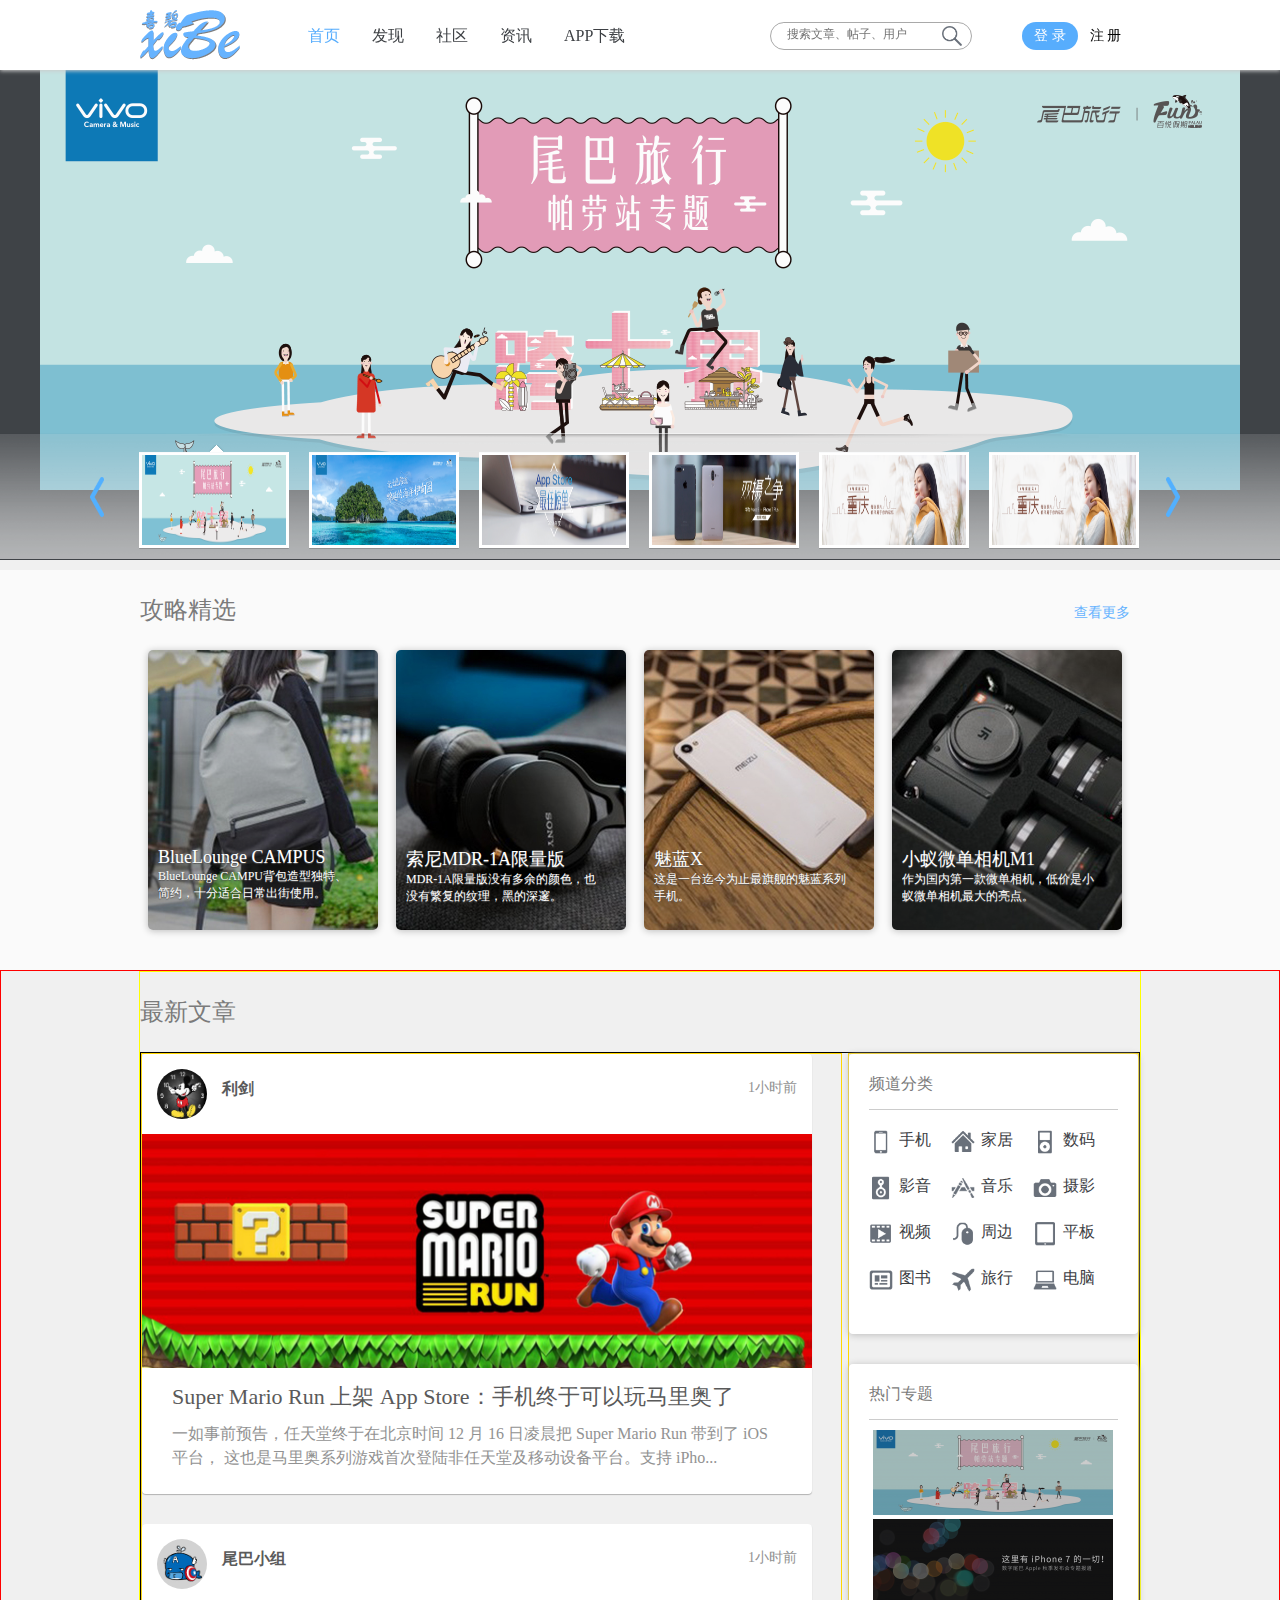
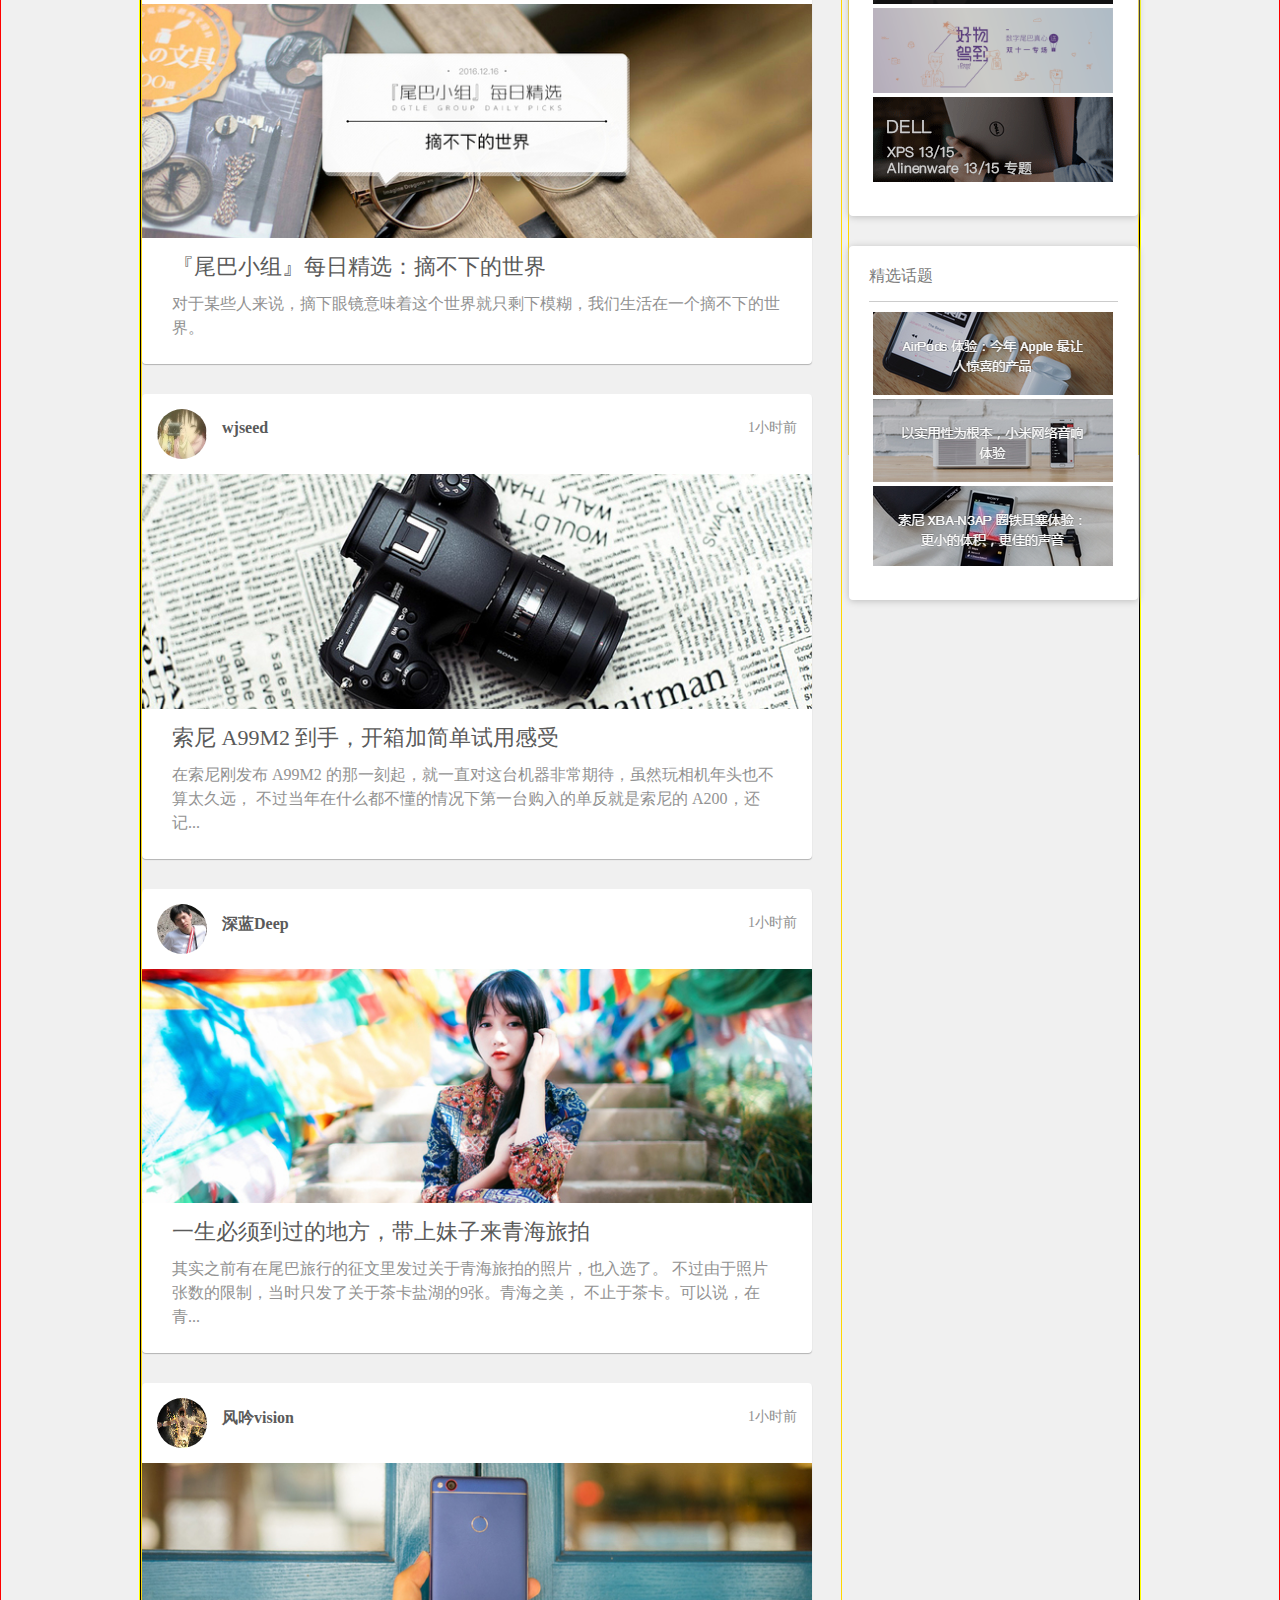
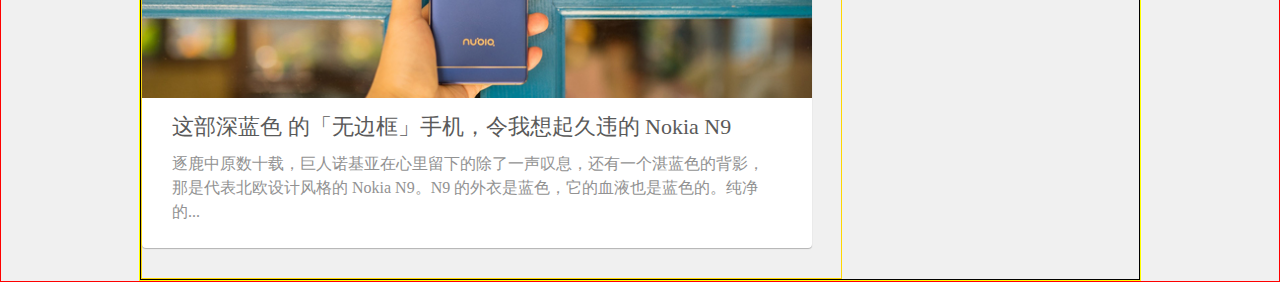
<file: index.html>
<!DOCTYPE html>
<html>
	<head>
		<meta charset="UTF-8">
		<title>推荐分享网站</title>
		<link rel="stylesheet" type="text/css" href="css/Global.css" />
		<link rel="stylesheet" type="text/css" href="css/index.css" />
		<link href="css/style.css" type="text/css" rel="stylesheet" />
		<script type="text/javascript" src="js/jquery.1.4.4.js"></script>
		<script type="text/javascript" src="js/common.js"></script>
		<script type="text/javascript" src="js/script.js"></script>
	</head>
	<body>
		<!-- 
			全局字体：微软雅黑  ,  字体大小：14px
			头部区域，logo以及网站名称
			
		-->
		<div class="all">
		<!-- 头部导航栏  -->
			<div class="head_wrap">
				<div class="head">
					<!--导航条logo图标-->
					<div class="head_logo">
						<a href="index.html"><img src="images/logo.png"/></a>
					</div>
					<!--导航条菜单-->
					<div class="head_bar">
						<ul>
							<li><a href="index.html" style="color: #57adfd;">首页</a></li>
							<li><a href="found_page.html">发现</a></li>
							<li><a href="community.html">社区</a></li>
							<li><a href="information.html">资讯</a></li>
							<li><a href="app_load.html">APP下载</a></li>
						</ul>
					</div>
					<!--导航条搜索框-->
					<div class="head_ser">
						<div class="ser_bar">
							<input class="search" type="text" placeholder="搜索文章、帖子、用户" />
							<button type="submit" class="s_ser"></button>
						</div>
						
						
						<!--导航条登录按钮-->
						<div class="head_login">
							<a href="login.html">登&nbsp;录</a>
							<a href="login.html" style="background: none; color: #000;margin-left: 0px;" class="re">注&nbsp;册</a>
						</div>
					</div>
					
				</div><!--end head-->
			</div>
			<!-- 图片轮播  -->
			<div class="banner">
				<div id="home_banner">
					<a id="big_a"><div id="big_img"></div></a>
					<div class="relative">
						<div id="small_img">
							<div class="maxwidth">
								<a id="small_pre"><img class="arr" src="images/arr_left.png" width="14px" height="40px" /></a>
								<div id="small_imgs">
									<a href="javascript:;" class="item"><div class="img" b="images/1.png" l="" theid="69"> <img src="images/1.png"/></div></a>
									<a href="javascript:;" class="item"><div class="img" b="images/2.png" l="" theid="69"> <img src="images/2.png"/></div></a>
									<a href="javascript:;" class="item"><div class="img" b="images/3.jpg" l="" theid="69"> <img src="images/3.jpg"/></div></a>
									<a href="javascript:;" class="item"><div class="img" b="images/4.png" l="" theid="69"> <img src="images/4.png"/></div></a>
									<a href="javascript:;" class="item"><div class="img" b="images/5.png" l="" theid="69"> <img src="images/5.png"/></div></a>
									<a href="javascript:;" class="item"><div class="img" b="images/5.png" l="" theid="69"> <img src="images/5.png"/></div></a>
								</div><!--end small_pre-->
								<a id="small_next"><img class="arr" src="images/arr_right.png" width="14px" height="40px" /></a>
							</div><!--end maxwidth-->
						</div><!--end small_img-->
					</div><!--end relative-->
				</div><!--end home_banner-->
			</div><!--end banner-->
			<!--
            	页面内容区域
            	包含攻略精选与最新文章两个模块
            -->
			<div class="content">
				<!--攻略精选模块-->
				<div class="strategy_wrap">
					<div class="strategy">
						<h1>攻略精选<a href="found_page.html">查看更多</a></h1>
						<!--攻略精选推荐图片区域-->
						<div class="strategy_img">
							<ul>
								<li>
									<img src="images/s1.jpg" />
									<!--产品信息介绍-->
									<div class="product_info">
										<h3>
											<a href="#">BlueLounge CAMPUS</a>
										</h3>
										<p>
											<a href="#">BlueLounge CAMPU背包造型独特、简约，十分适合日常出街使用。</a>
										</p>
									</div>
									<a href="#" class="mark_c"></a>
								</li>
								<li>
									<img src="images/s2.jpg" />
									<!--产品信息介绍-->
									<div class="product_info">
										<h3>
											<a href="#">索尼MDR-1A限量版</a>
										</h3>
										<p>
											<a href="#">MDR-1A限量版没有多余的颜色，也没有繁复的纹理，黑的深邃。</a>
										</p>
									</div>
									<a href="#" class="mark_c"></a>
								</li>
								<li>
									<img src="images/s3.jpg" />
									<!--产品信息介绍-->
									<div class="product_info">
										<h3>
											<a href="#">魅蓝X</a>
										</h3>
										<p>
											<a href="#">这是一台迄今为止最旗舰的魅蓝系列手机。</a>
										</p>
									</div>
									<!--此处当用户点击时跳转相应页面以及鼠标移动至上方会有效果-->
									<a href="#" class="mark_c"></a>
								</li>
								<li>
									<img src="images/s4.jpg" />
									<!--产品信息介绍-->
									<div class="product_info">
										<h3>
											<a href="#">小蚁微单相机M1</a>
										</h3>
										<p>
											<a href="#">作为国内第一款微单相机，低价是小蚁微单相机最大的亮点。</a>
										</p>
									</div>
									<a href="#" class="mark_c"></a>
								</li>
								<div class="f_clear"></div><!-- 对浮动进行清除 占位 -->
							</ul>
						</div><!--end strategy_img-->
					</div><!--end strategy-->
				</div><!--end strategy_wrap-->
				<!--最新文章模块-->
				<div class="new_article_wrap">
					<div class="new_article">
						<h1>最新文章</h1>
						<div class="user_art">
							<div class="art_left">
								<!--用户发表文章-->
								<div class="u_write">
									<!--用户信息，
									包括头像以及用户名称-->
									<div class="user_info">
										<a href="#"> <img src="images/head1.jpg" width="50px" height="50px" alt="用户头像"/> </a>
										<div class="u_name">利剑</div>
										<div class="u_time">1小时前</div>
										<div class="f_clear"></div>
									</div>
									<!--用户发表的文章内容-->
									<div class="user_msg">
										<!--上传图片-->
										<a href="#"> <img src="images/uMsg1.jpg" width="100%" alt="文章图片" /> </a>
										<!--标题-->
										<div class="u_title">
											<a href="#" title="Super Mario Run 上架 App Store：手机终于可以玩马里奥了">Super Mario Run 
												上架 App Store：手机终于可以玩马里奥了</a>
										</div>
										<!--该文章内容的简要描述-->
										<div class="u_con">
											<p>一如事前预告，任天堂终于在北京时间 12 月 16 日凌晨把 Super Mario Run 带到了 iOS 平台，
												这也是马里奥系列游戏首次登陆非任天堂及移动设备平台。支持 iPho...</p>
										</div>
									</div>
								</div><!--end u_write-->
								
								<!--用户发表文章-->
								<div class="u_write">
									<!--用户信息，
									包括头像以及用户名称-->
									<div class="user_info">
										<a href="#"> <img src="images/head2.jpg" width="50px" height="50px" alt="用户头像"/> </a>
										<div class="u_name">尾巴小组</div>
										<div class="u_time">1小时前</div>
										<div class="f_clear"></div>
									</div>
									<!--用户发表的文章内容-->
									<div class="user_msg">
										<!--上传图片-->
										<a href="#"> <img src="images/uMsg2.jpg" width="100%" alt="『尾巴小组』每日精选：摘不下的世界" /> </a>
										<!--标题-->
										<div class="u_title">
											<a href="#" title="『尾巴小组』每日精选：摘不下的世界">『尾巴小组』每日精选：摘不下的世界</a>
										</div>
										<!--该文章内容的简要描述-->
										<div class="u_con">
											<p>对于某些人来说，摘下眼镜意味着这个世界就只剩下模糊，我们生活在一个摘不下的世界。</p>
										</div>
									</div>
								</div><!--end u_write-->
								
								<!--用户发表文章-->
								<div class="u_write">
									<!--用户信息，
									包括头像以及用户名称-->
									<div class="user_info">
										<a href="#"> <img src="images/head3.jpg" width="50px" height="50px" alt="用户头像"/> </a>
										<div class="u_name">wjseed</div>
										<div class="u_time">1小时前</div>
										<div class="f_clear"></div>
									</div>
									<!--用户发表的文章内容-->
									<div class="user_msg">
										<!--上传图片-->
										<a href="#"> <img src="images/uMsg3.jpg" width="100%" alt="索尼 A99M2 到手，开箱加简单试用感受" /> </a>
										<!--标题-->
										<div class="u_title">
											<a href="#" title="索尼 A99M2 到手，开箱加简单试用感受">索尼 A99M2 到手，开箱加简单试用感受</a>
										</div>
										<!--该文章内容的简要描述-->
										<div class="u_con">
											<p>在索尼刚发布 A99M2 的那一刻起，就一直对这台机器非常期待，虽然玩相机年头也不算太久远，
												不过当年在什么都不懂的情况下第一台购入的单反就是索尼的 A200，还记...</p>
										</div>
									</div>
								</div><!--end u_write-->
								
								<!--用户发表文章-->
								<div class="u_write">
									<!--用户信息，
									包括头像以及用户名称-->
									<div class="user_info">
										<a href="#"> <img src="images/head4.jpg" width="50px" height="50px" alt="用户头像"/> </a>
										<div class="u_name">深蓝Deep</div>
										<div class="u_time">1小时前</div>
										<div class="f_clear"></div>
									</div>
									<!--用户发表的文章内容-->
									<div class="user_msg">
										<!--上传图片-->
										<a href="#"> <img src="images/uMsg4.jpg" width="100%" alt="一生必须到过的地方，带上妹子来青海旅拍" /> </a>
										<!--标题-->
										<div class="u_title">
											<a href="#" title="一生必须到过的地方，带上妹子来青海旅拍">一生必须到过的地方，带上妹子来青海旅拍</a>
										</div>
										<!--该文章内容的简要描述-->
										<div class="u_con">
											<p>其实之前有在尾巴旅行的征文里发过关于青海旅拍的照片，也入选了。
												不过由于照片张数的限制，当时只发了关于茶卡盐湖的9张。青海之美，
												不止于茶卡。可以说，在青...</p>
										</div>
									</div>
								</div><!--end u_write-->
								
								<!--用户发表文章-->
								<div class="u_write">
									<!--用户信息，
									包括头像以及用户名称-->
									<div class="user_info">
										<a href="#"> <img src="images/head5.jpg" width="50px" height="50px" alt="用户头像"/> </a>
										<div class="u_name">风吟vision</div>
										<div class="u_time">1小时前</div>
										<div class="f_clear"></div>
									</div>
									<!--用户发表的文章内容-->
									<div class="user_msg">
										<!--上传图片-->
										<a href="#"> <img src="images/uMsg5.jpg" width="100%" alt="这部深蓝色的「无边框」手机，令我想起久违的 Nokia N9" /> </a>
										<!--标题-->
										<div class="u_title">
											<a href="#" title="这部深蓝色的「无边框」手机，令我想起久违的 Nokia N9">这部深蓝色
												的「无边框」手机，令我想起久违的 Nokia N9</a>
										</div>
										<!--该文章内容的简要描述-->
										<div class="u_con">
											<p>逐鹿中原数十载，巨人诺基亚在心里留下的除了一声叹息，还有一个湛蓝色的背影，
												那是代表北欧设计风格的 Nokia N9。N9 的外衣是蓝色，它的血液也是蓝色的。纯净的...</p>
										</div>
									</div>
								</div><!--end u_write-->
							</div><!--end art_left-->
							
							<div class="art_right">
								<div class="channel">
									<p>频道分类</p>
									<ul>
										<li>
											<img src="images/channel01.png" />
											<a href="#">手机</a>
										</li>
										<li>
											<img src="images/channel02.png" />
											<a href="#">家居</a>
										</li>
										<li>
											<img src="images/channel03.png" />
											<a href="#">数码</a>
										</li>
										<li>
											<img src="images/channel04.png" />
											<a href="#">影音</a>
										</li>
										<li>
											<img src="images/channel05.png" />
											<a href="#">音乐</a>
										</li>
										<li>
											<img src="images/channel06.png" />
											<a href="#">摄影</a>
										</li>
										<li>
											<img src="images/channel13.png" />
											<a href="#">视频</a>
										</li>
										<li>
											<img src="images/channel08.png" />
											<a href="#">周边</a>
										</li>
										<li>
											<img src="images/channel09.png" />
											<a href="#">平板</a>
										</li>
										<li>
											<img src="images/channel10.png" />
											<a href="#">图书</a>
										</li>
										<li>
											<img src="images/channel11.png" />
											<a href="#">旅行</a>
										</li>
										<li>
											<img src="images/channel12.png" />
											<a href="#">电脑</a>
										</li>
										<div class="f_clear"></div>
									</ul>
								</div>
								<div class="channel">
									<p>热门专题</p>
									<div class="hot_top">
										<img src="images/top01.png" />
										<img src="images/top02.png" />
										<img src="images/top03.png" />
										<img src="images/top04.png" />
									</div>
								</div>
								<div class="channel">
									<p>精选话题</p>
									<div class="hot_top">
										<img src="images/g01.png" />
										<img src="images/g02.png" />
										<img src="images/g03.png" />
									</div>
								</div>
								
								
							</div><!--end art_right-->
							<div class="f_clear"></div><!-- 对浮动进行清除 占位 -->
						</div><!--end user_art-->
					</div><!--end new_article-->
				</div><!--end new_article_wrap-->
			</div><!--end content-->
			
			
		</div><!--end all-->
	</body>
</html>
</file>
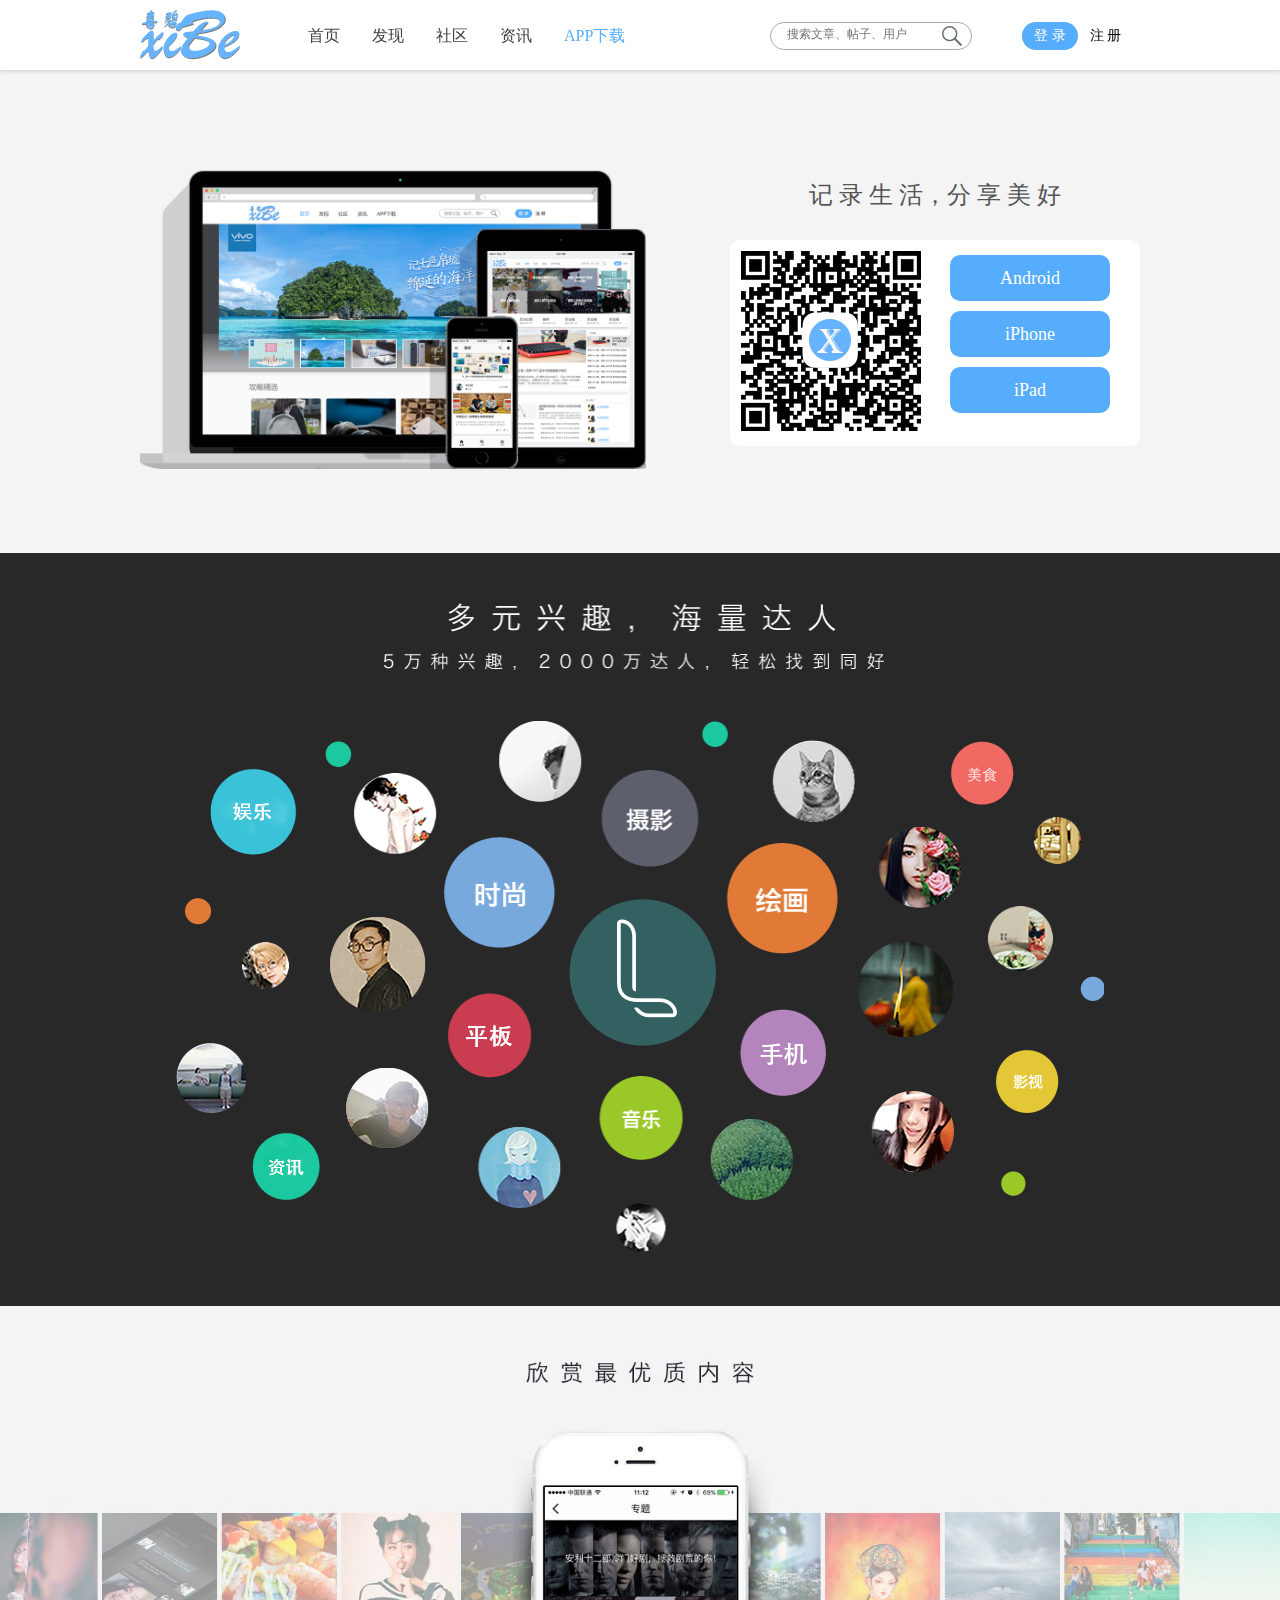
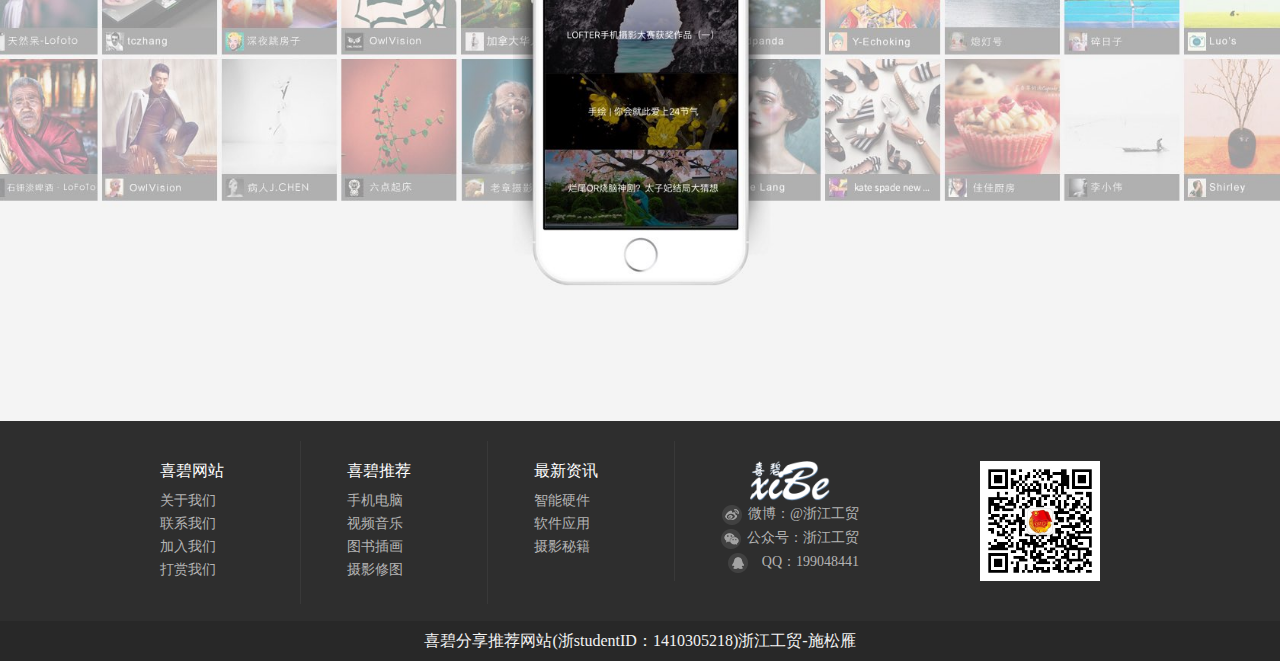
<file: app_load.html>
<!DOCTYPE html>
<html>
	<head>
		<meta charset="UTF-8">
		<title>社区页面</title>
		<link rel="stylesheet" type="text/css" href="css/Global.css" />
		<link rel="stylesheet" type="text/css" href="css/app_load.css" />
		<link href="css/common.css" type="text/css" rel="stylesheet" />
		<script type="text/javascript" src="js/jquery.1.4.4.js"></script>
		<script type="text/javascript" src="js/common.js"></script>
	</head>
	<body>
		<!-- 
			全局字体：微软雅黑  ,  字体大小：14px
			头部区域，logo以及网站名称
			
		-->
		<div class="all">
		<!-- 头部导航栏  -->
			<div class="head_wrap">
				<div class="head">
					<!--导航条logo图标-->
					<div class="head_logo">
						<a href="index.html"><img src="images/logo.png"/></a>
					</div>
					<!--导航条菜单-->
					<div class="head_bar">
						<ul>
							<li><a href="index.html">首页</a></li>
							<li><a href="found_page.html">发现</a></li>
							<li><a href="community.html">社区</a></li>
							<li><a href="information.html">资讯</a></li>
							<li><a href="app_load.html" style="color: #57adfd;">APP下载</a></li>
						</ul>
					</div>
					<!--导航条搜索框-->
					<div class="head_ser">
						<div class="ser_bar">
							<input class="search" type="text" placeholder="搜索文章、帖子、用户" />
							<button type="submit" class="s_ser"></button>
						</div>
						
						
						<!--导航条登录按钮-->
						<div class="head_login">
							<a href="login.html">登&nbsp;录</a>
							<a href="login.html" style="background: none; color: #000;margin-left: 0px;" class="re">注&nbsp;册</a>
						</div>
					</div>
					
				</div><!--end head-->
			</div>
			
			<!--内容页-->
			<div class="model_wrap">
				<div class="model">
					<div class="model_img">
						<div class="model_img_left">
							<img src="images/model.png" width="506px" height="299px"/>
						</div>
						<div class="model_img_right">
							<p>记  录  生 活，分 享 美 好</p>
							<div class="model_code">
								<img src="images/mCode.jpg" />
								<div class="btn_m">
									<ul>
										<li>
											<button type="button">Android</button>
										</li>
										<li>
											<button type="button">iPhone</button>
										</li>
										<li>
											<button type="button">iPad</button>
										</li>
									</ul>
								</div>
								<div class="f_clear"></div>
							</div><!--end model_img-->
						</div><!--end model_img_right-->
						<div class="f_clear"></div>
					</div><!--end model_img-->
					<div class="model_fun">
						<img src="images/bg_model.png" />
					</div>
					<div class="model_bgm">
						<img src="images/bg_m.jpg" width="100%" height="100%"/>
					</div>
				</div>
			</div><!--end model_wrap-->
			<!--尾部-->
			<div class="foot_wrap">
				<div class="foot">
					<!--<div class="bottom_info_link">-->
						<div class="bottom_info">
							<p>喜碧网站</p>
							<ul>
								<li>关于我们</li>
								<li>联系我们</li>
								<li>加入我们</li>
								<li>打赏我们</li>
							</ul>
						</div>
						<div class="bottom_info">
							<p>喜碧推荐</p>
							<ul>
								<li>手机电脑</li>
								<li>视频音乐</li>
								<li>图书插画</li>
								<li>摄影修图</li>
							</ul>
						</div>
						<div class="bottom_info">
							<p>最新资讯</p>
							<ul>
								<li>智能硬件</li>
								<li>软件应用</li>
								<li>摄影秘籍</li>
							</ul>
						</div>
					<!--</div>-->
					<div class="bottom_info_social">
						<img src="images/bottomLogo.png" width="80px" height="40px"/>
						<ul>
							<li>
								<img src="images/bt_b.png"/>
								<span>微博：@浙江工贸</span>
							</li>
							<li>
								<img src="images/bt_w.png"/>
								<span>公众号：浙江工贸</span>
							</li>
							<li>
								<img src="images/bt_q.png"/>
								<span>QQ：199048441</span>
							</li>
						</ul>
					</div>
					<div class="code_QR">
						<img src="images/code_QR.jpg" width="120px" height="120px"/>
					</div>
					
				</div>
				<div class="foot_bottom_wrap">
					<div class="foot_bottom">
						<p>喜碧分享推荐网站(浙studentID：1410305218)浙江工贸-施松雁</p>
					</div>
				</div>
			</div>	<!--end foot_wrap-->
			
		<div>
	</body>
</html>
</file>
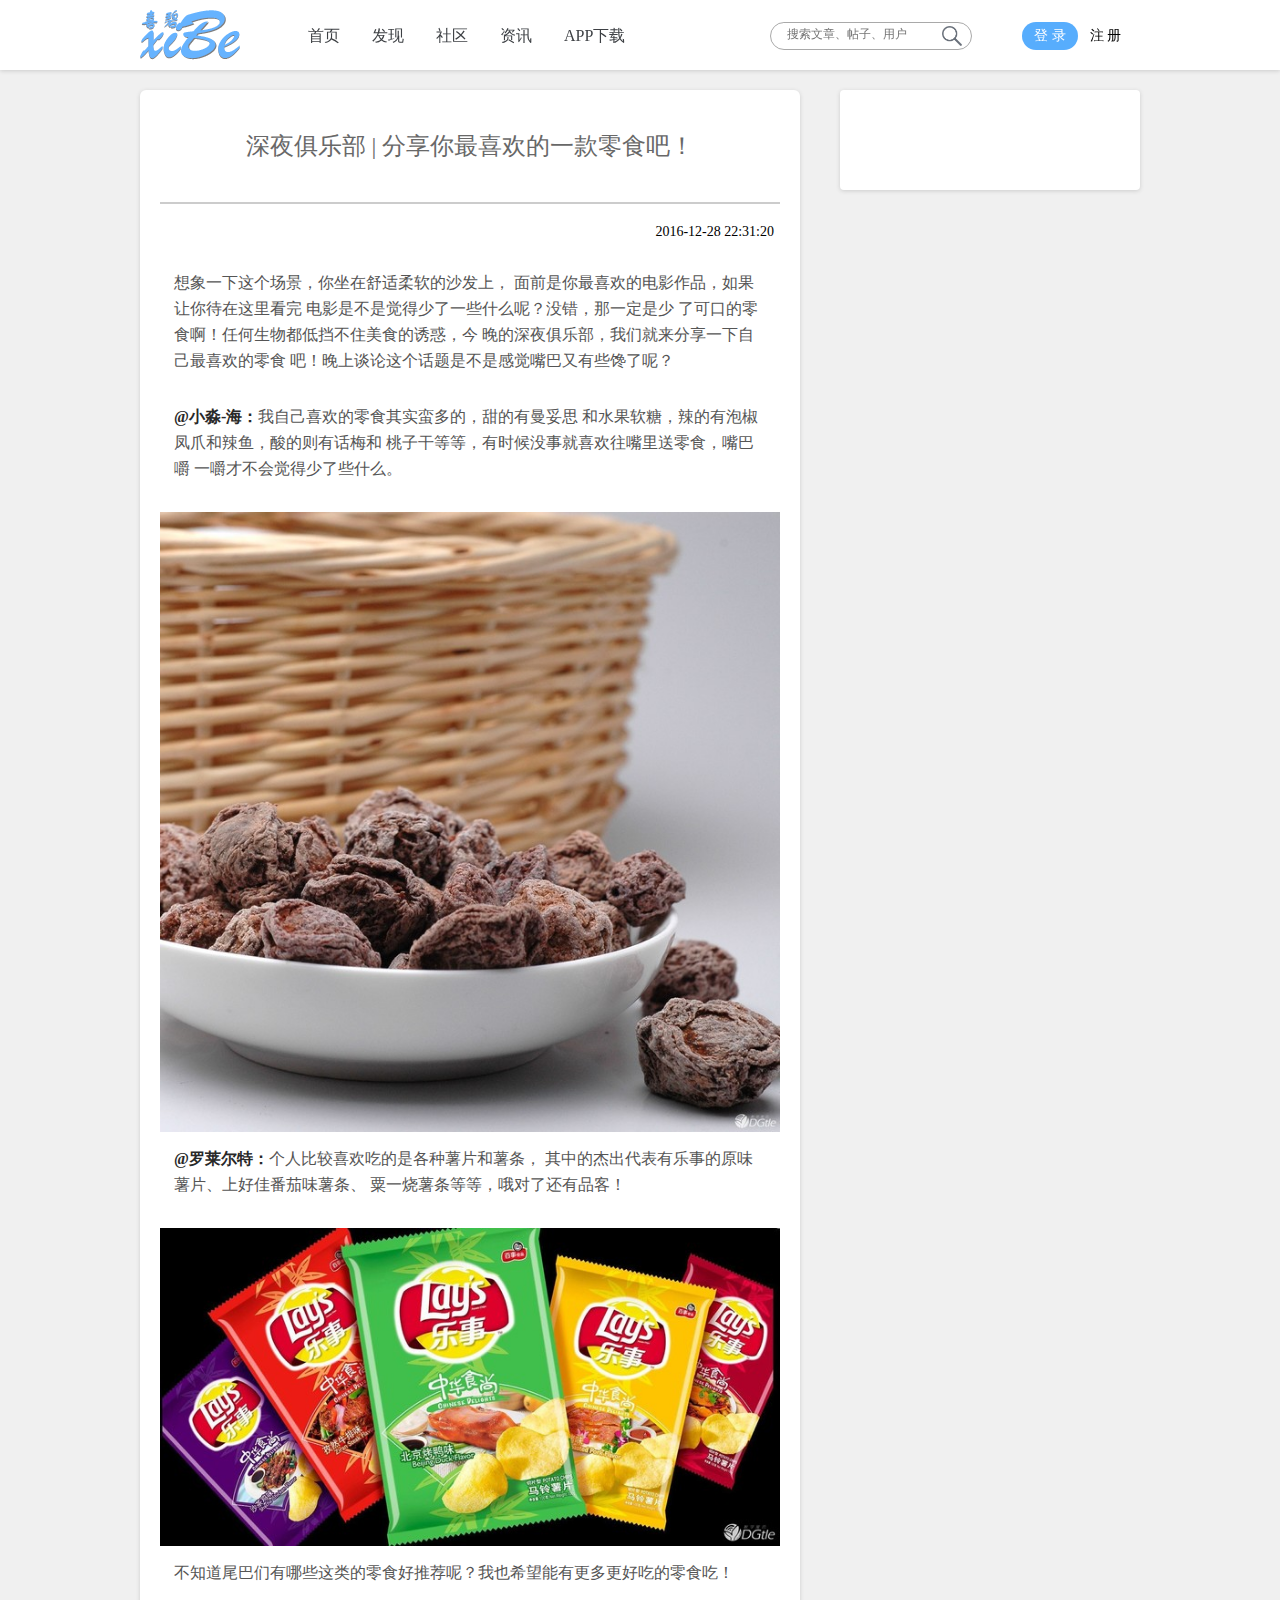
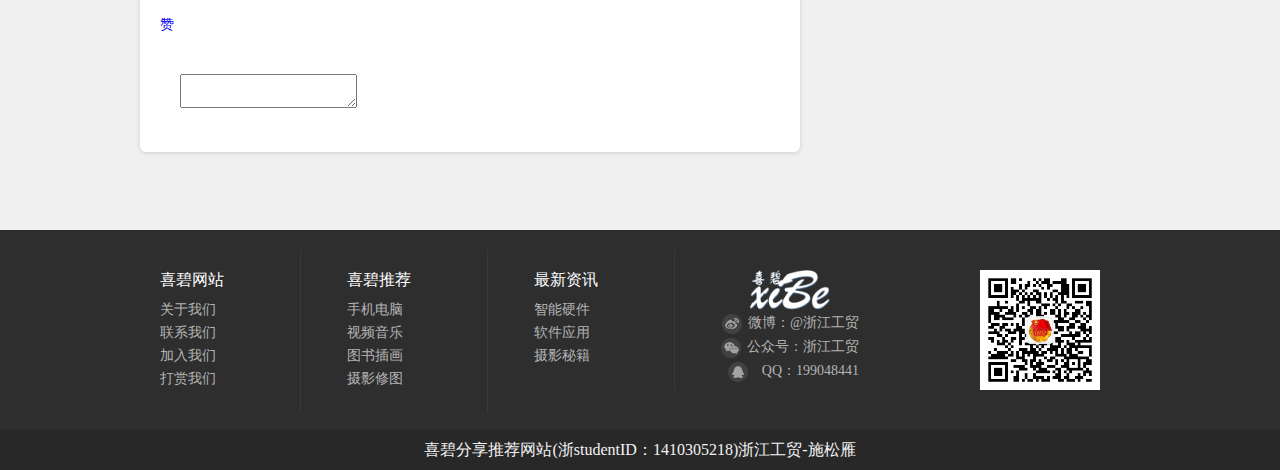
<file: article.html>
<!DOCTYPE html>
<html>
	<head>
		<meta charset="UTF-8">
		<title>文章内容页面</title>
		<link rel="stylesheet" type="text/css" href="css/Global.css" />
		<link rel="stylesheet" type="text/css" href="css/article.css" />
		<link href="css/common.css" type="text/css" rel="stylesheet" />
		<script type="text/javascript" src="js/jquery.1.4.4.js"></script>
		<script type="text/javascript" src="js/common.js"></script>
	</head>
	<body>
		<div class="all">
			<!-- 头部导航栏  -->
			<div class="head_wrap">
				<div class="head">
					<!--导航条logo图标-->
					<div class="head_logo">
						<a href="index.html"><img src="images/logo.png"/></a>
					</div>
					<!--导航条菜单-->
					<div class="head_bar">
						<ul>
							<li><a href="index.html">首页</a></li>
							<li><a href="found_page.html">发现</a></li>
							<li><a href="community.html">社区</a></li>
							<li><a href="information.html">资讯</a></li>
							<li><a href="app_load.html">APP下载</a></li>
						</ul>
					</div>
					<!--导航条搜索框-->
					<div class="head_ser">
						<div class="ser_bar">
							<input class="search" type="text" placeholder="搜索文章、帖子、用户" />
							<button type="submit" class="s_ser"></button>
						</div>
						<!--导航条登录按钮-->
						<div class="head_login">
							<a href="login.html">登&nbsp;录</a>
							<a href="login.html" style="background: none; color: #000;margin-left: 0px;" class="re">注&nbsp;册</a>
						</div>
					</div>
				</div><!--end head-->
			</div>
			<!--中间内容区域-->
			<div class="article_content_wrap">
				<div class="article_content">
					<div class="ac_left">
						<div class="ac_title">
							<a href="#">深夜俱乐部 | 分享你最喜欢的一款零食吧！</a>
						</div>
						<div class="ac_date">
							<p>2016-12-28 22:31:20</p>
						</div>
						<div class="f_clear"></div>
						<!--文章内容-->
						<div class="ac_con">
							<div class="ac_text">
								<p>想象一下这个场景，你坐在舒适柔软的沙发上，
									面前是你最喜欢的电影作品，如果让你待在这里看完
									电影是不是觉得少了一些什么呢？没错，那一定是少
									了可口的零食啊！任何生物都低挡不住美食的诱惑，今
									晚的深夜俱乐部，我们就来分享一下自己最喜欢的零食
									吧！晚上谈论这个话题是不是感觉嘴巴又有些馋了呢？</p>
							</div>
							<div class="ac_text">
								<p><span>@小淼-海：</span>我自己喜欢的零食其实蛮多的，甜的有曼妥思
									和水果软糖，辣的有泡椒凤爪和辣鱼，酸的则有话梅和
									桃子干等等，有时候没事就喜欢往嘴里送零食，嘴巴嚼
									一嚼才不会觉得少了些什么。</p>
							</div>
							<div class="ac_img">
								<img src="images/ac01.jpg" />
							</div>
							<div class="ac_text">
								<p><span>@罗莱尔特：</span>个人比较喜欢吃的是各种薯片和薯条，
									其中的杰出代表有乐事的原味薯片、上好佳番茄味薯条、
									粟一烧薯条等等，哦对了还有品客！</p>
							</div>
							<div class="ac_img">
								<img src="images/ac02.jpg" />
							</div>
							<div class="ac_text">
								<p>不知道尾巴们有哪些这类的零食好推荐呢？我也希望能有更多更好吃的零食吃！</p>
							</div>
						</div><!--end ac_con-->
						<div class="ac_wonder">
							<a href="#">赞</a>
						</div>
						<div class="ac_comment">
							<!--<div class="ac_user_img">
								<img src="images/head1.jpg" width="50px" height="50px" />
							</div>-->
							<div class="user_com">
								<textarea></textarea>
							</div>
						</div>
						
						
					</div>
					<div class="ac_right">
						
					</div>
					<div class="f_clear"></div>
				</div>
			</div><!--end article_content_wrap-->
			
			<!--底部-->
			<div class="foot_wrap">
				<div class="foot">
					<!--<div class="bottom_info_link">-->
						<div class="bottom_info">
							<p>喜碧网站</p>
							<ul>
								<li>关于我们</li>
								<li>联系我们</li>
								<li>加入我们</li>
								<li>打赏我们</li>
							</ul>
						</div>
						<div class="bottom_info">
							<p>喜碧推荐</p>
							<ul>
								<li>手机电脑</li>
								<li>视频音乐</li>
								<li>图书插画</li>
								<li>摄影修图</li>
							</ul>
						</div>
						<div class="bottom_info">
							<p>最新资讯</p>
							<ul>
								<li>智能硬件</li>
								<li>软件应用</li>
								<li>摄影秘籍</li>
							</ul>
						</div>
					<!--</div>-->
					<div class="bottom_info_social">
						<img src="images/bottomLogo.png" width="80px" height="40px"/>
						<ul>
							<li>
								<img src="images/bt_b.png"/>
								<span>微博：@浙江工贸</span>
							</li>
							<li>
								<img src="images/bt_w.png"/>
								<span>公众号：浙江工贸</span>
							</li>
							<li>
								<img src="images/bt_q.png"/>
								<span>QQ：199048441</span>
							</li>
						</ul>
					</div>
					<div class="code_QR">
						<img src="images/code_QR.jpg" width="120px" height="120px"/>
					</div>
					
				</div>
				<div class="foot_bottom_wrap">
					<div class="foot_bottom">
						<p>喜碧分享推荐网站(浙studentID：1410305218)浙江工贸-施松雁</p>
					</div>
				</div>
			</div>	<!--end foot_wrap-->
			
		</div>
	</body>
</html>
</file>
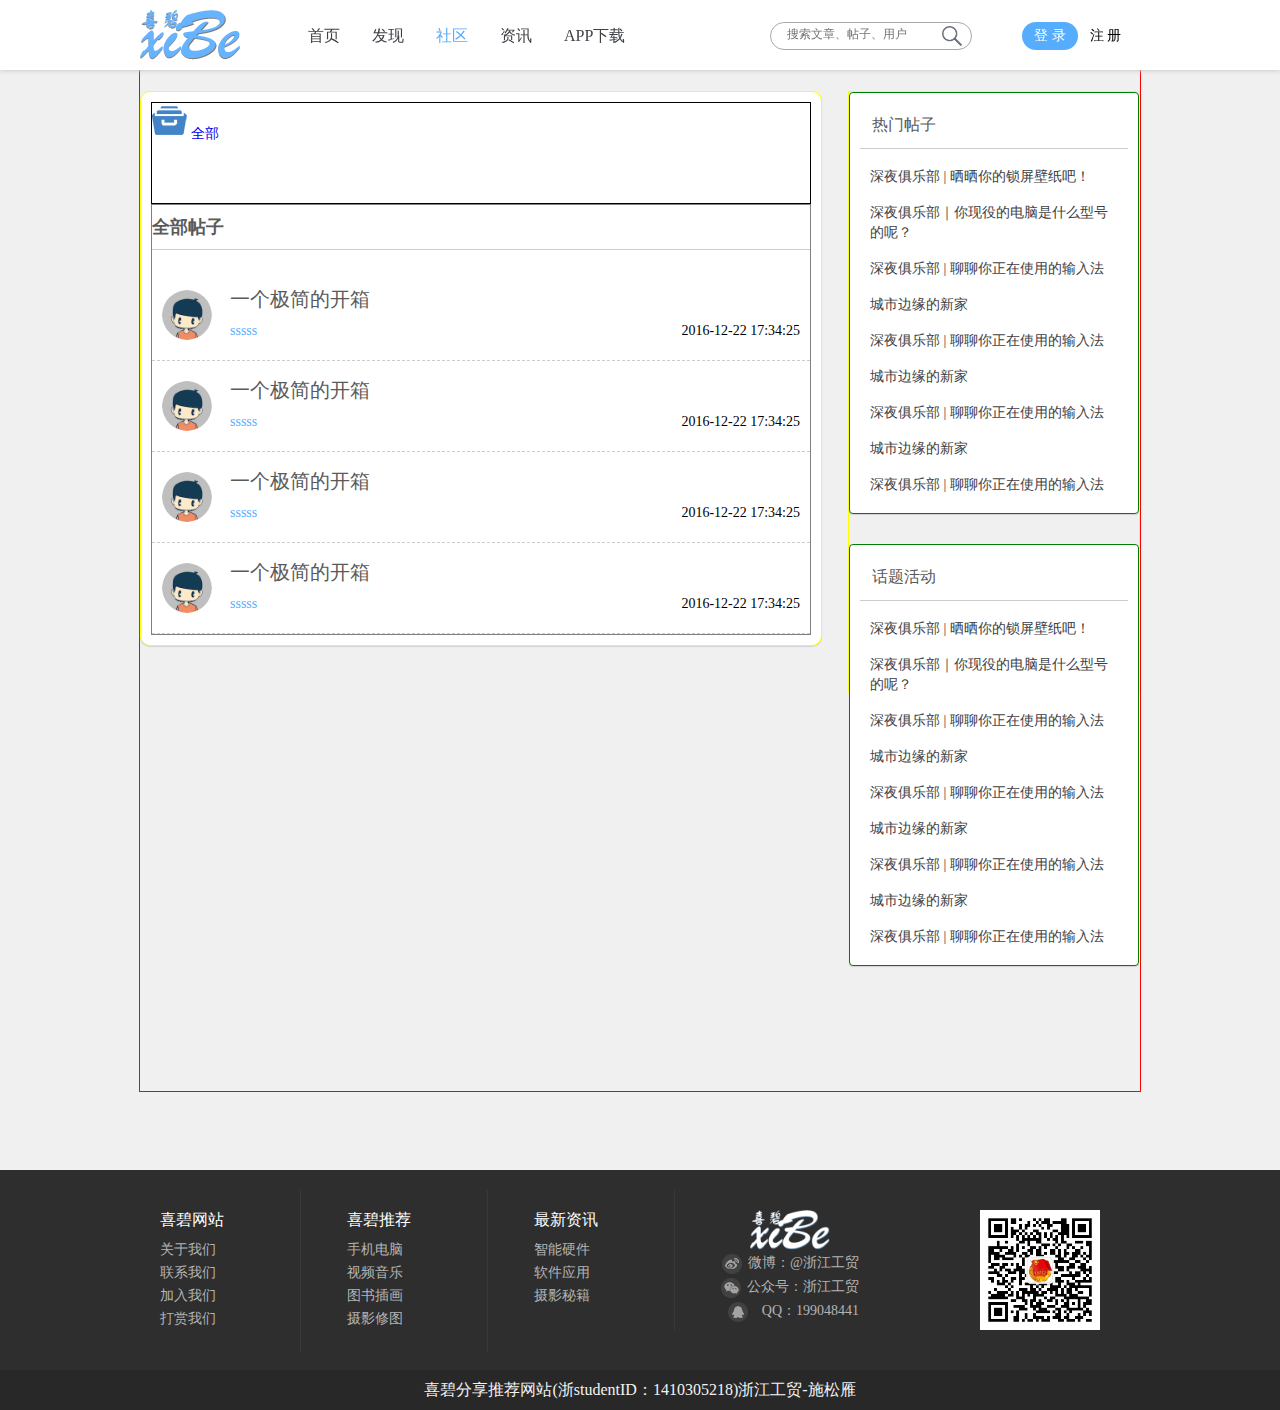
<file: community.html>
<!DOCTYPE html>
<html>
	<head>
		<meta charset="UTF-8">
		<title>社区页面</title>
		<link rel="stylesheet" type="text/css" href="css/Global.css" />
		<link rel="stylesheet" type="text/css" href="css/community.css" />
		<link href="css/common.css" type="text/css" rel="stylesheet" />
		<script type="text/javascript" src="js/jquery.1.4.4.js"></script>
		<script type="text/javascript" src="js/common.js"></script>
	</head>
	<body>
		<!-- 
			全局字体：微软雅黑  ,  字体大小：14px
			头部区域，logo以及网站名称
			
		-->
		<div class="all">
		<!-- 头部导航栏  -->
			<div class="head_wrap">
				<div class="head">
					<!--导航条logo图标-->
					<div class="head_logo">
						<a href="index.html"><img src="images/logo.png"/></a>
					</div>
					<!--导航条菜单-->
					<div class="head_bar">
						<ul>
							<li><a href="index.html">首页</a></li>
							<li><a href="found_page.html">发现</a></li>
							<li><a href="community.html" style="color: #57adfd;">社区</a></li>
							<li><a href="information.html">资讯</a></li>
							<li><a href="app_load.html">APP下载</a></li>
						</ul>
					</div>
					<!--导航条搜索框-->
					<div class="head_ser">
						<div class="ser_bar">
							<input class="search" type="text" placeholder="搜索文章、帖子、用户" />
							<button type="submit" class="s_ser"></button>
						</div>
						<!--导航条登录按钮-->
						<div class="head_login">
							<a href="login.html">登&nbsp;录</a>
							<a href="login.html" style="background: none; color: #000;margin-left: 0px;" class="re">注&nbsp;册</a>
						</div>
					</div>
				</div><!--end head-->
			</div>
		<!--帖子外套-->
			<div class="postbar_wrap">
				<!--定义了1000px，居中-->
				<div class="postbar">
					<!--左边-->
					<div class="bar_left">
						<div class="classify">
							<ul>
								<li>
									<img src="images/act_tubiao01.png"/>
									<a href="#">全部</a>
								</li>
							</ul>
						</div><!--end classify-->
						<div class="user_post_bar">
							<p>全部帖子</p>
							<ul class="user_p">
								<li>
									<div class="user_img">
										<img src="images/t01.gif"/>
									</div>
									<div class="user_title">
										<h2>
											<a href="#">一个极简的开箱</a>
										</h2>
										<div class="user_id">
											<a href="#">sssss</a>
											<span>2016-12-22 17:34:25</span>
										</div>
									</div>
									<div class="f_clear"></div>
								</li>
								<li>
									<div class="user_img">
										<img src="images/t01.gif"/>
									</div>
									<div class="user_title">
										<h2>
											<a href="#">一个极简的开箱</a>
										</h2>
										<div class="user_id">
											<a href="#">sssss</a>
											<span>2016-12-22 17:34:25</span>
										</div>
									</div>
									<div class="f_clear"></div>
								</li>
								<li>
									<div class="user_img">
										<img src="images/t01.gif"/>
									</div>
									<div class="user_title">
										<h2>
											<a href="#">一个极简的开箱</a>
										</h2>
										<div class="user_id">
											<a href="#">sssss</a>
											<span>2016-12-22 17:34:25</span>
										</div>
									</div>
									<div class="f_clear"></div>
								</li>
								<li>
									<div class="user_img">
										<img src="images/t01.gif"/>
									</div>
									<div class="user_title">
										<h2>
											<a href="#">一个极简的开箱</a>
										</h2>
										<div class="user_id">
											<a href="#">sssss</a>
											<span>2016-12-22 17:34:25</span>
										</div>
									</div>
									<div class="f_clear"></div>
								</li>
							</ul>
						</div><!--end user_post_bar-->
					</div><!--end bar_left-->
					<!--右边-->
					<div class="bar_right">
						<!--热门资讯块-->
						<div class="info_hot">
							<p>热门帖子</p>
							<div class="info_hot_list">
								<ul>
									<li>
										<a href="#">深夜俱乐部 | 晒晒你的锁屏壁纸吧！</a>
									</li>
									<li>
										<a href="#">深夜俱乐部｜你现役的电脑是什么型号的呢？</a>
									</li>
									<li>
										<a href="#">深夜俱乐部 | 聊聊你正在使用的输入法</a>
									</li>
									<li>
										<a href="#">城市边缘的新家</a>
									</li>
									<li>
										<a href="#">深夜俱乐部 | 聊聊你正在使用的输入法</a>
									</li>
									<li>
										<a href="#">城市边缘的新家</a>
									</li>
									<li>
										<a href="#">深夜俱乐部 | 聊聊你正在使用的输入法</a>
									</li>
									<li>
										<a href="#">城市边缘的新家</a>
									</li>
									<li>
										<a href="#">深夜俱乐部 | 聊聊你正在使用的输入法</a>
									</li>
								</ul>
							</div><!--end info_hot_list-->
						</div><!--end info_hot-->
						<!--热门专题块-->
						<div class="info_hot">
							<p>话题活动</p>
							<div class="info_hot_list">
								<ul>
									<li>
										<a href="#">深夜俱乐部 | 晒晒你的锁屏壁纸吧！</a>
									</li>
									<li>
										<a href="#">深夜俱乐部｜你现役的电脑是什么型号的呢？</a>
									</li>
									<li>
										<a href="#">深夜俱乐部 | 聊聊你正在使用的输入法</a>
									</li>
									<li>
										<a href="#">城市边缘的新家</a>
									</li>
									<li>
										<a href="#">深夜俱乐部 | 聊聊你正在使用的输入法</a>
									</li>
									<li>
										<a href="#">城市边缘的新家</a>
									</li>
									<li>
										<a href="#">深夜俱乐部 | 聊聊你正在使用的输入法</a>
									</li>
									<li>
										<a href="#">城市边缘的新家</a>
									</li>
									<li>
										<a href="#">深夜俱乐部 | 聊聊你正在使用的输入法</a>
									</li>
								</ul>
							</div><!--end info_hot_list-->
						</div><!--end info_hot-->
						
					</div><!--end bar_right-->
				</div><!--end postbar-->
			</div><!--end postbar_wrap-->
			<!--底部-->
			<div class="foot_wrap">
				<div class="foot">
					<!--<div class="bottom_info_link">-->
						<div class="bottom_info">
							<p>喜碧网站</p>
							<ul>
								<li>关于我们</li>
								<li>联系我们</li>
								<li>加入我们</li>
								<li>打赏我们</li>
							</ul>
						</div>
						<div class="bottom_info">
							<p>喜碧推荐</p>
							<ul>
								<li>手机电脑</li>
								<li>视频音乐</li>
								<li>图书插画</li>
								<li>摄影修图</li>
							</ul>
						</div>
						<div class="bottom_info">
							<p>最新资讯</p>
							<ul>
								<li>智能硬件</li>
								<li>软件应用</li>
								<li>摄影秘籍</li>
							</ul>
						</div>
					<!--</div>-->
					<div class="bottom_info_social">
						<img src="images/bottomLogo.png" width="80px" height="40px"/>
						<ul>
							<li>
								<img src="images/bt_b.png"/>
								<span>微博：@浙江工贸</span>
							</li>
							<li>
								<img src="images/bt_w.png"/>
								<span>公众号：浙江工贸</span>
							</li>
							<li>
								<img src="images/bt_q.png"/>
								<span>QQ：199048441</span>
							</li>
						</ul>
					</div>
					<div class="code_QR">
						<img src="images/code_QR.jpg" width="120px" height="120px"/>
					</div>
					
				</div>
				<div class="foot_bottom_wrap">
					<div class="foot_bottom">
						<p>喜碧分享推荐网站(浙studentID：1410305218)浙江工贸-施松雁</p>
					</div>
				</div>
			</div>	<!--end foot_wrap-->
		<div>
	</body>
</html>
</file>
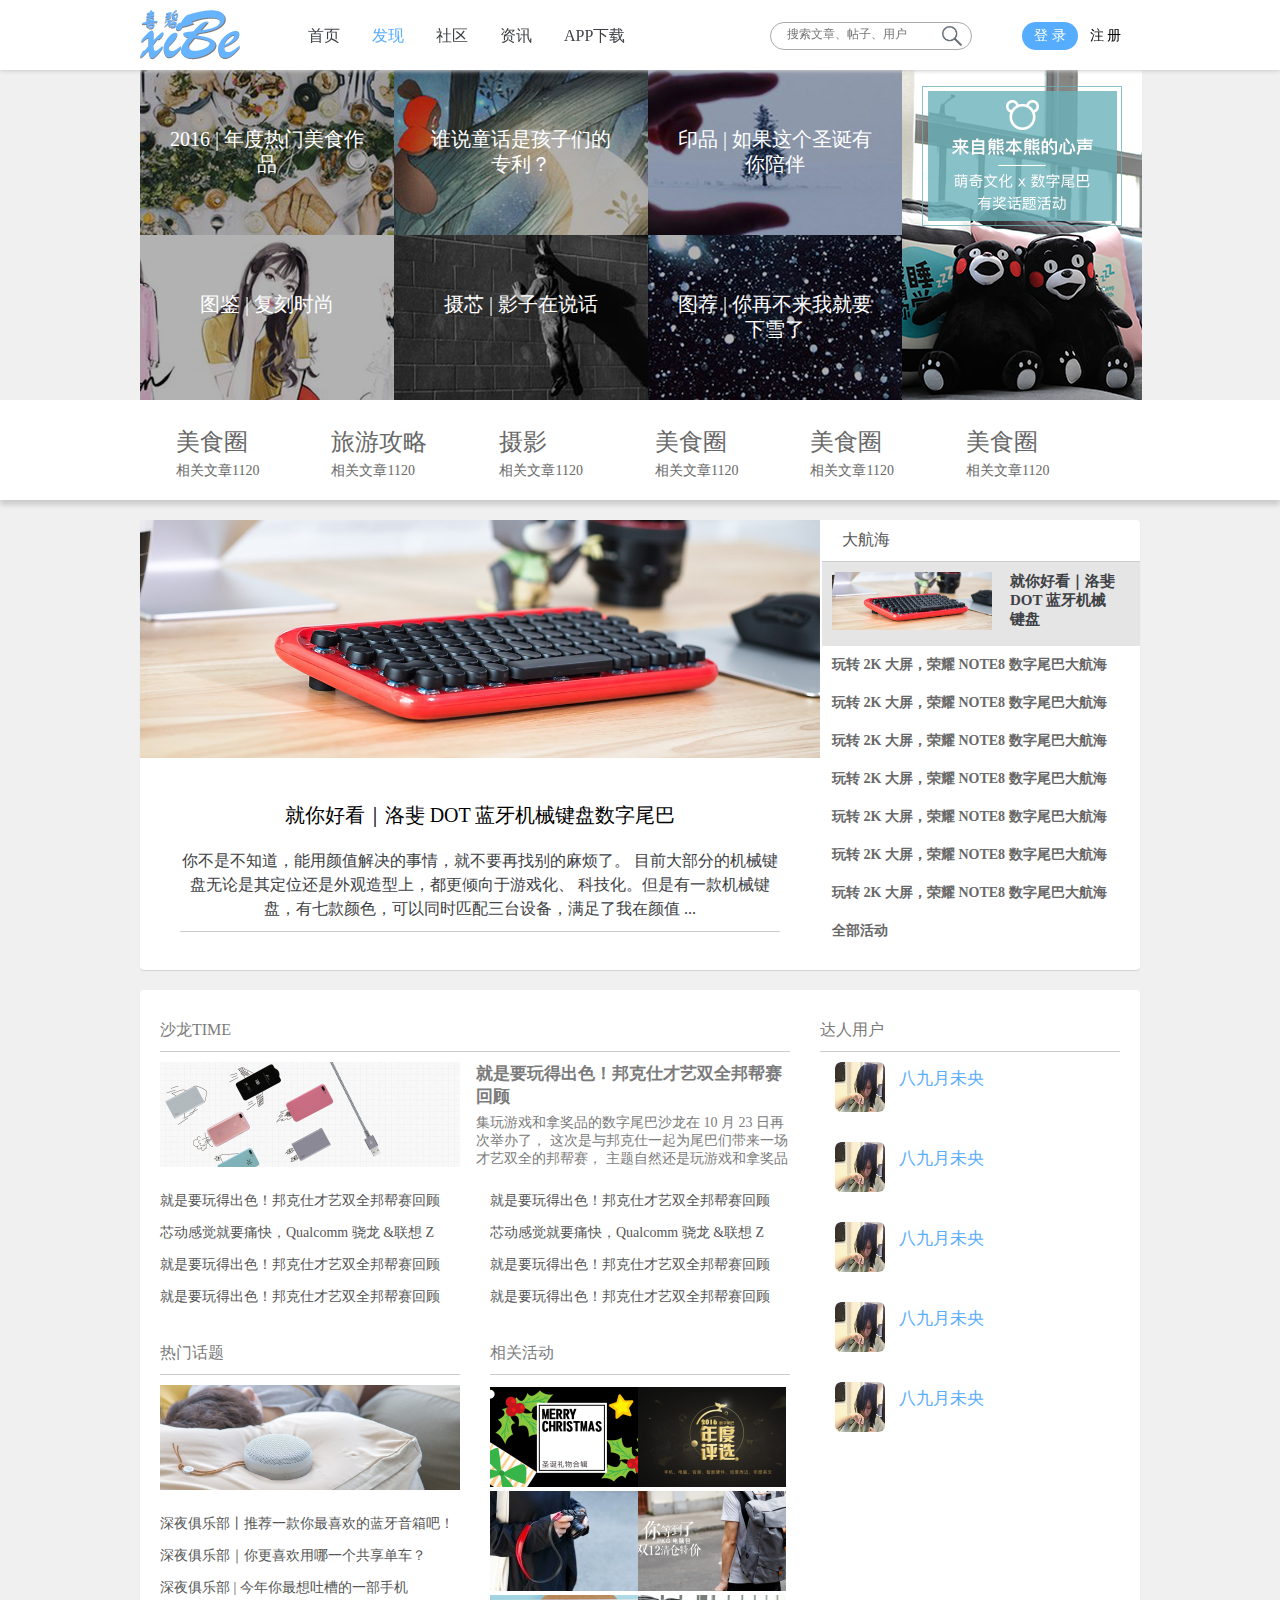
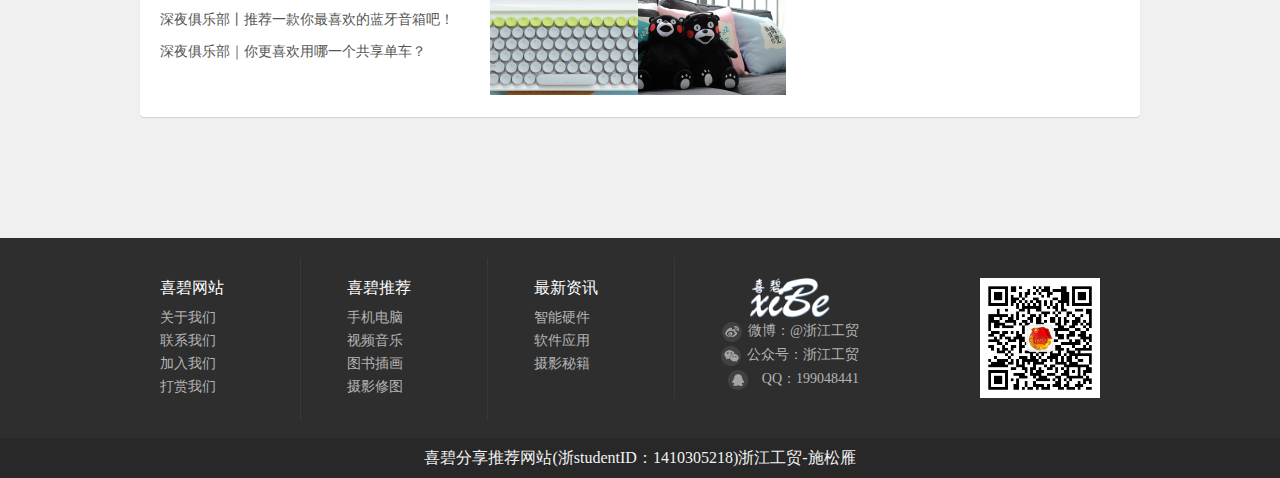
<file: found_page.html>
<!DOCTYPE html>
<html>
	<head>
		<meta charset="UTF-8">
		<title>发现页面</title>
		<link rel="stylesheet" type="text/css" href="css/Global.css" />
		<link rel="stylesheet" type="text/css" href="css/found_page.css" />
		<link href="css/common.css" type="text/css" rel="stylesheet" />
		<script type="text/javascript" src="js/jquery.1.4.4.js"></script>
		<script type="text/javascript" src="js/common.js"></script>
	</head>
	<body>
		<!-- 
			全局字体：微软雅黑  ,  字体大小：14px
			头部区域，logo以及网站名称
			
		-->
		<div class="all">
		<!-- 头部导航栏  -->
			<div class="head_wrap">
				<div class="head">
					<!--导航条logo图标-->
					<div class="head_logo">
						<a href="index.html"><img src="images/logo.png"/></a>
					</div>
					<!--导航条菜单-->
					<div class="head_bar">
						<ul>
							<li><a href="index.html">首页</a></li>
							<li><a href="found_page.html" style="color: #57adfd;">发现</a></li>
							<li><a href="community.html">社区</a></li>
							<li><a href="information.html">资讯</a></li>
							<li><a href="app_load.html">APP下载</a></li>
						</ul>
					</div>
					<!--导航条搜索框-->
					<div class="head_ser">
						<div class="ser_bar">
							<input class="search" type="text" placeholder="搜索文章、帖子、用户" />
							<button type="submit" class="s_ser"></button>
						</div>
						
						
						<!--导航条登录按钮-->
						<div class="head_login">
							<a href="login.html">登&nbsp;录</a>
							<a href="login.html" style="background: none; color: #000;margin-left: 0px;" class="re">注&nbsp;册</a>
						</div>
					</div>
					
				</div><!--end head-->
			</div>
			<!--发现页面模块-->
			<div class="find_wrap">
				<div class="find">
					<div class="find_left">
						<ul>
							<li>
								<img src="images/f1.jpg" />
								<!--一层阴影覆盖-->
								<div class="cover">
									<a href="#">2016 | 年度热门美食作品</a>
								</div>
							</li>
							<li>
								<img src="images/f2.jpg" />
								<!--一层阴影覆盖-->
								<div class="cover">
									<a href="#">谁说童话是孩子们的专利？</a>
								</div>
							</li>
							<li>
								<img src="images/f3.jpg" />
								<!--一层阴影覆盖-->
								<div class="cover">
									<a href="#">印品 | 如果这个圣诞有你陪伴</a>
								</div>
							</li>
							<li>
								<img src="images/f4.jpg" />
								<!--一层阴影覆盖-->
								<div class="cover">
									<a href="#">图鉴 | 复刻时尚</a>
								</div>
							</li>
							<li>
								<img src="images/f5.jpg" />
								<!--一层阴影覆盖-->
								<div class="cover">
									<a href="#">摄芯 | 影子在说话</a>
								</div>
							</li>
							<li>
								<img src="images/f6.jpg" />
								<!--一层阴影覆盖-->
								<div class="cover">
									<a href="#">图荐 | 你再不来我就要下雪了</a>
								</div>
							</li>
						</ul>
					</div>
					<div class="find_right">
						<img src="images/ff.png" />
					</div>
					<div class="f_clear"></div>
				</div><!--end find-->
				<div class="find_list_wrap">
					<div class="find_list">
						<a href="#">
							<dl>
								<dt>美食圈</dt><br />
								<dd>相关文章1120</dd>
							</dl>
						</a>
						<a href="#">
							<dl>
								<dt>旅游攻略</dt><br />
								<dd>相关文章1120</dd>
							</dl>
						</a>
						<a href="#">
							<dl>
								<dt>摄影</dt><br />
								<dd>相关文章1120</dd>
							</dl>
						</a>
						<a href="#">
							<dl>
								<dt>美食圈</dt><br />
								<dd>相关文章1120</dd>
							</dl>
						</a>
						<a href="#">
							<dl>
								<dt>美食圈</dt><br />
								<dd>相关文章1120</dd>
							</dl>
						</a>
						<a href="#">
							<dl>
								<dt>美食圈</dt><br />
								<dd>相关文章1120</dd>
							</dl>
						</a>
					</div><!--end find_list-->
				</div>
				<div class="re_article">
					<!--最热文章，居于上方-->
					<div class="hot_art">
						<div class="join_left">
							<a href="#">
								<img src="images/img09.png" />
							</a>
							<div class="join_conten">
								<a href="#">就你好看｜洛斐 DOT 蓝牙机械键盘数字尾巴</a>
								<p>你不是不知道，能用颜值解决的事情，就不要再找别的麻烦了。 
									目前大部分的机械键盘无论是其定位还是外观造型上，都更倾向于游戏化、
									科技化。但是有一款机械键盘，有七款颜色，可以同时匹配三台设备，满足了我在颜值 ...
								</p>
							</div>
						</div>
						<div class="join_right">
							<div class="right_title">
								<p>大航海</p>
							</div>
							<div class="right_list">
								<ul>
									<li class="bg_list">
										<img src="images/img09.png" />
										<span>就你好看｜洛斐 DOT 蓝牙机械键盘</span>
									</li>
									<li>玩转 2K 大屏，荣耀 NOTE8 数字尾巴大航海</li>
									<li>玩转 2K 大屏，荣耀 NOTE8 数字尾巴大航海</li>
									<li>玩转 2K 大屏，荣耀 NOTE8 数字尾巴大航海</li>
									<li>玩转 2K 大屏，荣耀 NOTE8 数字尾巴大航海</li>
									<li>玩转 2K 大屏，荣耀 NOTE8 数字尾巴大航海</li>
									<li>玩转 2K 大屏，荣耀 NOTE8 数字尾巴大航海</li>
									<li>玩转 2K 大屏，荣耀 NOTE8 数字尾巴大航海</li>
									<li>全部活动</li>
								</ul>
							</div>
						</div>
						<div class="f_clear"></div>
					</div><!--end hot_art-->
					<!--内容区域，列表以及图片-->
					<div class="hot_con">
						<!--分为左右区域-->
						<div class="hot_con_left">
							<div class="l_top">
								<div class="l_top_top">
									<div class="top_title">
										<p>沙龙TIME</p>
									</div>
									<div class="top_content">
										<img src="images/img01.png" />
										<p>就是要玩得出色！邦克仕才艺双全邦帮赛回顾
										<span>集玩游戏和拿奖品的数字尾巴沙龙在 10 月 23 日再次举办了，
											这次是与邦克仕一起为尾巴们带来一场才艺双全的邦帮赛，
											主题自然还是玩游戏和拿奖品了！本次的大奖是</span>
										</p>
									</div><!--end top_content-->
								</div><!--end l_top_top-->
								<div class="l_bom_left">
									<ul>
										<li><a href="#">就是要玩得出色！邦克仕才艺双全邦帮赛回顾</a></li>
										<li><a href="#">芯动感觉就要痛快，Qualcomm 骁龙 &联想 Z</a></li>
										<li><a href="#">就是要玩得出色！邦克仕才艺双全邦帮赛回顾</a></li>
										<li><a href="#">就是要玩得出色！邦克仕才艺双全邦帮赛回顾</a></li>
									</ul>
								</div>
								<div class="l_bom_right">
									<ul>
										<li><a href="#">就是要玩得出色！邦克仕才艺双全邦帮赛回顾</a></li>
										<li><a href="#">芯动感觉就要痛快，Qualcomm 骁龙 &联想 Z</a></li>
										<li><a href="#">就是要玩得出色！邦克仕才艺双全邦帮赛回顾</a></li>
										<li><a href="#">就是要玩得出色！邦克仕才艺双全邦帮赛回顾</a></li>
									</ul>
								</div><!--end l_bom_right-->
								<div class="f_clear"></div>
							</div><!--end l_top-->
							<div class="l_bottom">
								<div class="l_bom_left">
									<div class="top_title">
										<p>热门话题</p>
									</div>
									<!--<div class="hot_topic">
										<img src="images/img03.jpg" />
									</div>-->
									<div class="top_content">
										<img src="images/img03.jpg" />
										<ul>
											<li><a href="#">深夜俱乐部丨推荐一款你最喜欢的蓝牙音箱吧！</a></li>
											<li><a href="#">深夜俱乐部｜你更喜欢用哪一个共享单车？</a></li>
											<li><a href="#">深夜俱乐部 | 今年你最想吐槽的一部手机</a></li>
											<li><a href="#">深夜俱乐部丨推荐一款你最喜欢的蓝牙音箱吧！</a></li>
											<li><a href="#">深夜俱乐部｜你更喜欢用哪一个共享单车？</a></li>
										</ul>
									</div><!--end top_content-->
								</div>
								<div class="l_bom_right">
									<div class="top_title">
										<p>相关活动</p>
									</div>
									<div class="b_act">
										<ul>
											<li>
												<img src="images/img02.jpg" />
											</li>
											<li>
												<img src="images/img04.jpg" />
											</li>
											<li>
												<img src="images/img05.jpg" />
											</li>
											<li>
												<img src="images/img06.jpg" />
											</li>
											<li>
												<img src="images/img07.jpg" />
											</li>
											<li>
												<img src="images/img08.jpg" />
											</li>
										</ul>
									</div><!--end b_act-->
								</div>
								<div class="f_clear"></div>
							</div><!--end l_bottom-->
						</div><!--end hot_con_left-->
						<!--右边达人头像区域-->
						<div class="hot_con_right">
							<div class="top_title">
								<p>达人用户</p>
							</div>
							<div class="user_fashion">
								<dl>
									<dt>
										<a href="#">
											<img src="images/img10.jpg" width="50"/>
										</a>
									</dt>
									<dd>
										<a href="#">八九月未央</a>
									</dd>
								</dl>
								<dl>
									<dt>
										<a href="#">
											<img src="images/img10.jpg" width="50"/>
										</a>
									</dt>
									<dd>
										<a href="#">八九月未央</a>
									</dd>
								</dl>
								<dl>
									<dt>
										<a href="#">
											<img src="images/img10.jpg" width="50"/>
										</a>
									</dt>
									<dd>
										<a href="#">八九月未央</a>
									</dd>
								</dl>
								<dl>
									<dt>
										<a href="#">
											<img src="images/img10.jpg" width="50"/>
										</a>
									</dt>
									<dd>
										<a href="#">八九月未央</a>
									</dd>
								</dl>
								<dl>
									<dt>
										<a href="#">
											<img src="images/img10.jpg" width="50"/>
										</a>
									</dt>
									<dd>
										<a href="#">八九月未央</a>
									</dd>
								</dl>
							</div>
							<!--<div class="f_clear"></div>-->
						</div><!--end hot_con_right-->
						<div class="f_clear"></div>
					</div>
				</div><!--end re_article-->
			</div><!--end find_wrap-->
			
			<!--尾部-->
			<div class="foot_wrap">
				<div class="foot">
					<!--<div class="bottom_info_link">-->
						<div class="bottom_info">
							<p>喜碧网站</p>
							<ul>
								<li>关于我们</li>
								<li>联系我们</li>
								<li>加入我们</li>
								<li>打赏我们</li>
							</ul>
						</div>
						<div class="bottom_info">
							<p>喜碧推荐</p>
							<ul>
								<li>手机电脑</li>
								<li>视频音乐</li>
								<li>图书插画</li>
								<li>摄影修图</li>
							</ul>
						</div>
						<div class="bottom_info">
							<p>最新资讯</p>
							<ul>
								<li>智能硬件</li>
								<li>软件应用</li>
								<li>摄影秘籍</li>
							</ul>
						</div>
					<!--</div>-->
					<div class="bottom_info_social">
						<img src="images/bottomLogo.png" width="80px" height="40px"/>
						<ul>
							<li>
								<img src="images/bt_b.png"/>
								<span>微博：@浙江工贸</span>
							</li>
							<li>
								<img src="images/bt_w.png"/>
								<span>公众号：浙江工贸</span>
							</li>
							<li>
								<img src="images/bt_q.png"/>
								<span>QQ：199048441</span>
							</li>
						</ul>
					</div>
					<div class="code_QR">
						<img src="images/code_QR.jpg" width="120px" height="120px"/>
					</div>
					
				</div>
				<div class="foot_bottom_wrap">
					<div class="foot_bottom">
						<p>喜碧分享推荐网站(浙studentID：1410305218)浙江工贸-施松雁</p>
					</div>
				</div>
			</div>	<!--end foot_wrap-->
			
		<div><!--end all-->
	</body>
</html>
</file>
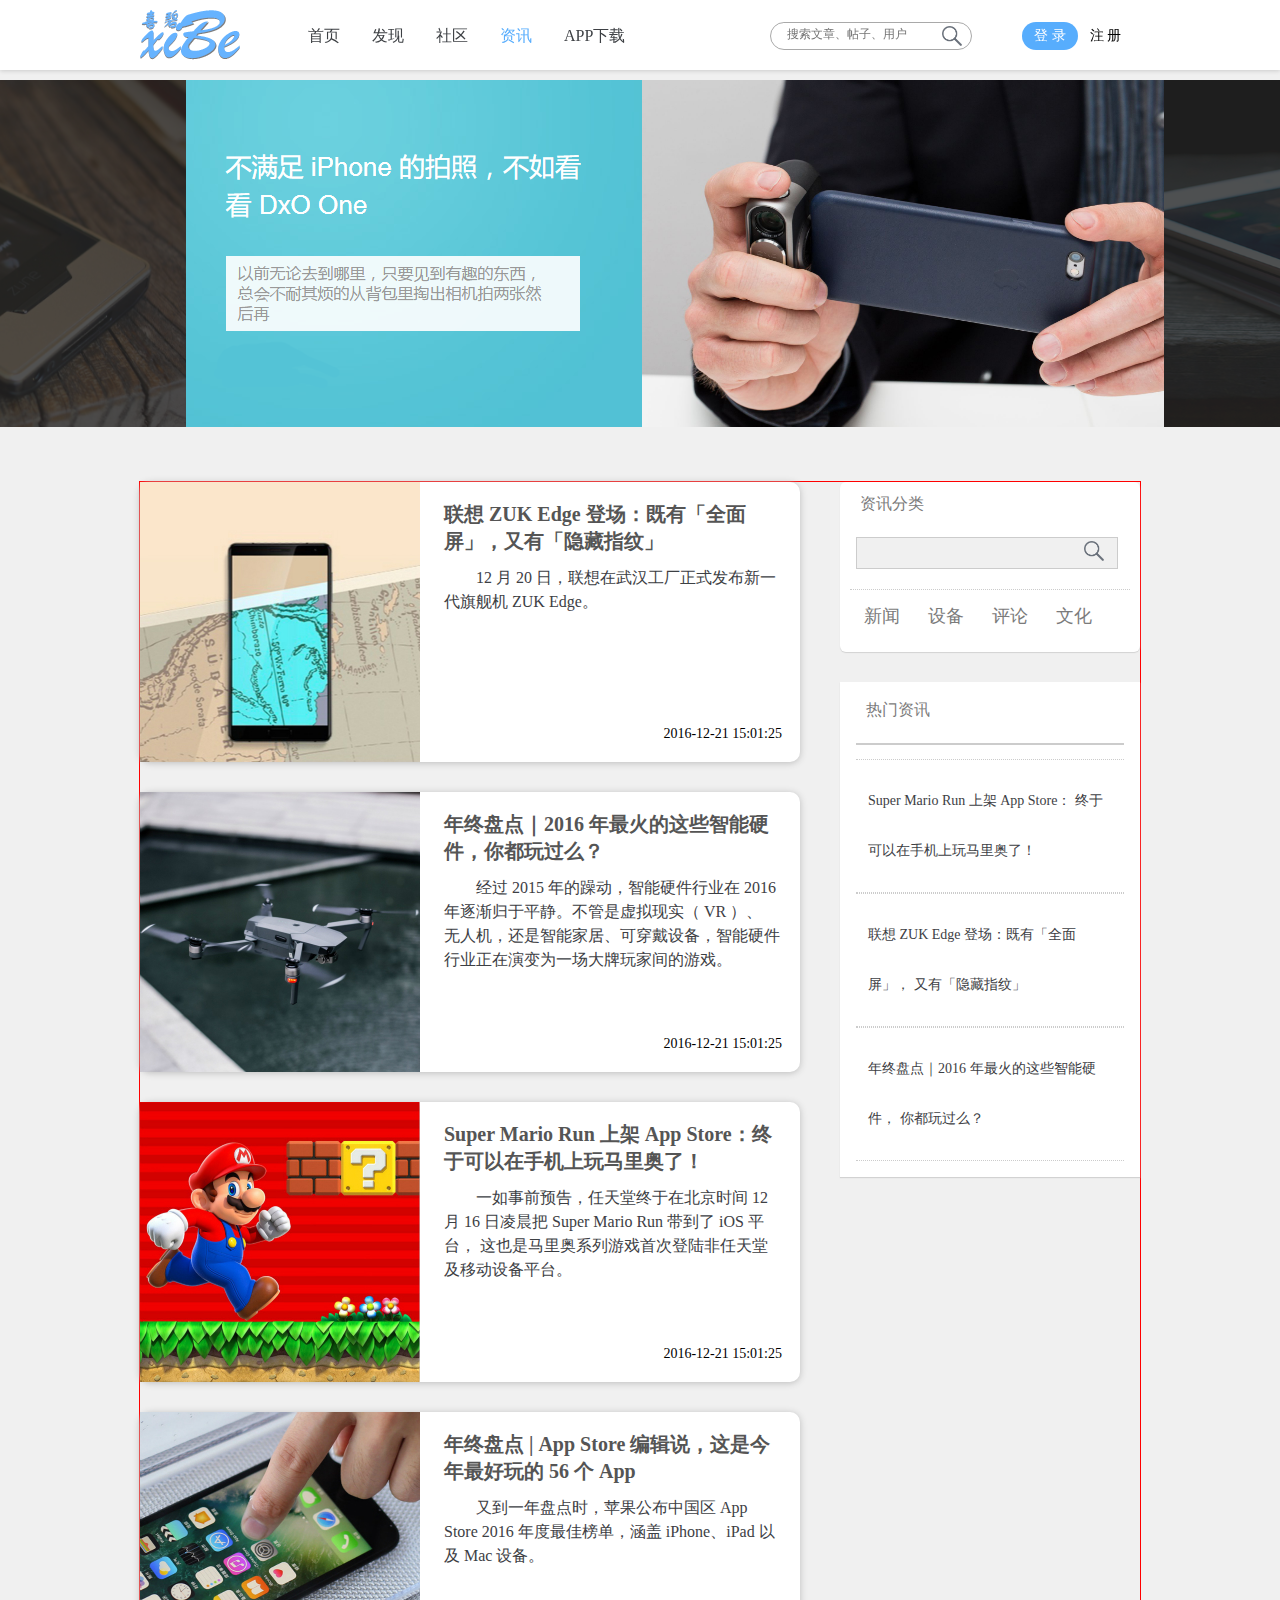
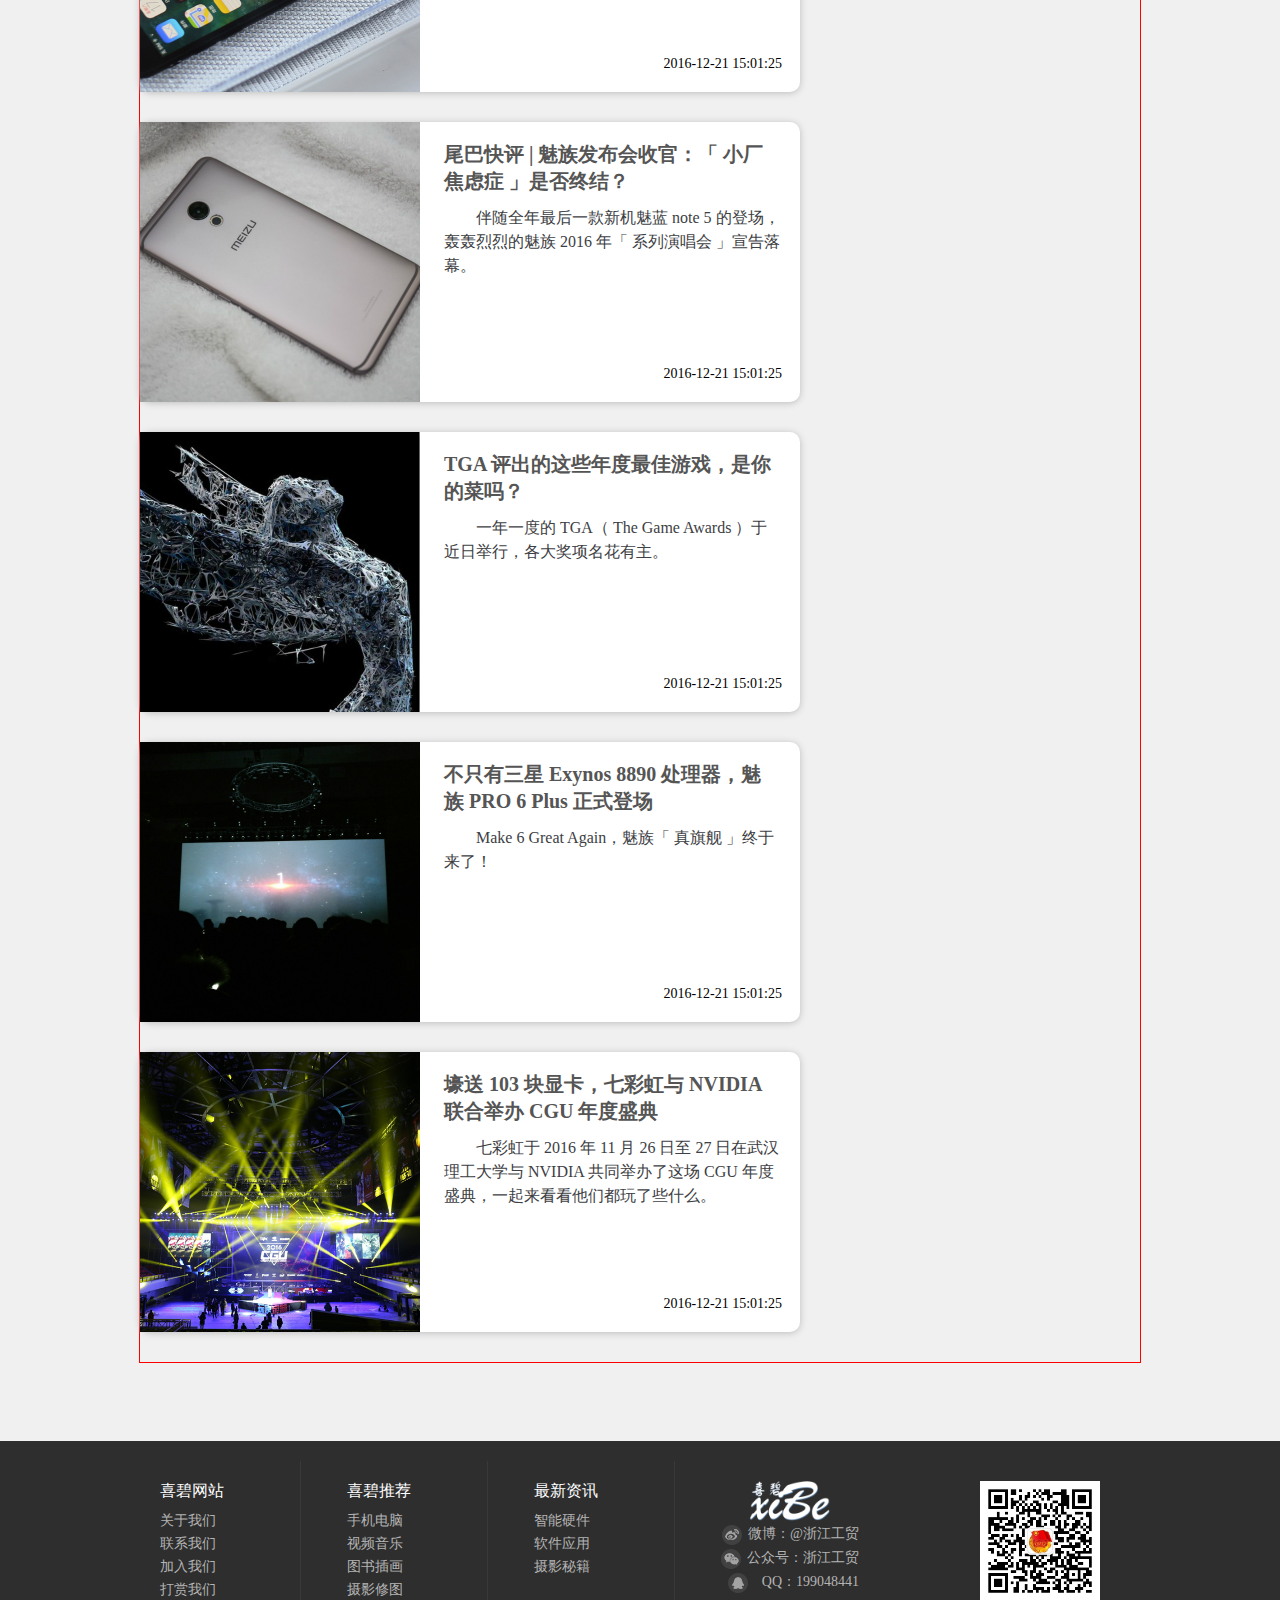
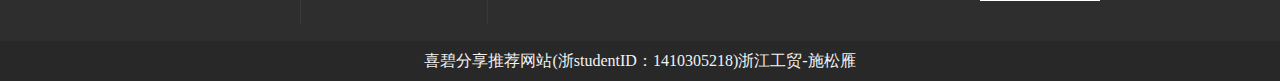
<file: information.html>
<!DOCTYPE html>
<html>
	<head>
		<meta charset="UTF-8">
		<title>资讯页面</title>
		<link rel="stylesheet" type="text/css" href="css/Global.css" />
		<link rel="stylesheet" type="text/css" href="css/information.css" />
		<link href="css/common.css" type="text/css" rel="stylesheet" />
		<script type="text/javascript" src="js/jquery.1.4.4.js"></script>
		<script type="text/javascript" src="js/common.js"></script>
	</head>
	<body>
		<!-- 
			全局字体：微软雅黑  ,  字体大小：14px
			头部区域，logo以及网站名称
			
		-->
		<div class="all">
		<!-- 头部导航栏  -->
			<div class="head_wrap">
				<div class="head">
					<!--导航条logo图标-->
					<div class="head_logo">
						<a href="index.html"><img src="images/logo.png"/></a>
					</div>
					<!--导航条菜单-->
					<div class="head_bar">
						<ul>
							<li><a href="index.html">首页</a></li>
							<li><a href="found_page.html">发现</a></li>
							<li><a href="community.html">社区</a></li>
							<li><a href="information.html" style="color: #57adfd;">资讯</a></li>
							<li><a href="app_load.html">APP下载</a></li>
						</ul>
					</div>
					<!--导航条搜索框-->
					<div class="head_ser">
						<div class="ser_bar">
							<input class="search" type="text" placeholder="搜索文章、帖子、用户" />
							<button type="submit" class="s_ser"></button>
						</div>
						<!--导航条登录按钮-->
						<div class="head_login">
							<a href="login.html">登&nbsp;录</a>
							<a href="login.html" style="background: none; color: #000;margin-left: 0px;" class="re">注&nbsp;册</a>
						</div>
					</div>
				</div><!--end head-->
			</div>
		<!--内容区域-->
			<div class="information_content_wrap">
				<div class="content_img">
					<a href="#">
						<img src="images/z1.png" />
					</a>
				</div>
				<div class="information_content">
					<div class="info_left">
						<div class="new_info">
							<img src="images/zMsg01.jpg" />
							<div class="info_introduce">
								<a href="#">联想 ZUK Edge 登场：既有「全面屏」，又有「隐藏指纹」</a>
								<p>12 月 20 日，联想在武汉工厂正式发布新一代旗舰机 ZUK Edge。</p>
							</div>
							<span>2016-12-21 15:01:25</span>
						</div><!--end new_info-->
						<div class="new_info">
							<img src="images/zMsg02.jpg" />
							<div class="info_introduce">
								<a href="#">年终盘点｜2016 年最火的这些智能硬件，你都玩过么？</a>
								<p>经过 2015 年的躁动，智能硬件行业在 2016 年逐渐归于平静。不管是虚拟现实（ VR ）、
									无人机，还是智能家居、可穿戴设备，智能硬件行业正在演变为一场大牌玩家间的游戏。</p>
							</div>
							<span>2016-12-21 15:01:25</span>
						</div><!--end new_info-->
						<div class="new_info">
							<img src="images/zMsg03.jpg" />
							<div class="info_introduce">
								<a href="#">Super Mario Run 上架 App Store：终于可以在手机上玩马里奥了！</a>
								<p>一如事前预告，任天堂终于在北京时间 12 月 16 日凌晨把 Super Mario Run 带到了 iOS 平台，
									这也是马里奥系列游戏首次登陆非任天堂及移动设备平台。</p>
							</div>
							<span>2016-12-21 15:01:25</span>
						</div><!--end new_info-->
						<div class="new_info">
							<img src="images/zMsg04.jpg" />
							<div class="info_introduce">
								<a href="#">年终盘点 | App Store 编辑说，这是今年最好玩的 56 个 App</a>
								<p>又到一年盘点时，苹果公布中国区 App Store 2016 年度最佳榜单，涵盖 iPhone、iPad
									 以及 Mac 设备。</p>
							</div>
							<span>2016-12-21 15:01:25</span>
						</div><!--end new_info-->
						<div class="new_info">
							<img src="images/zMsg05.jpg" />
							<div class="info_introduce">
								<a href="#">尾巴快评 | 魅族发布会收官：「 小厂焦虑症 」是否终结？</a>
								<p>伴随全年最后一款新机魅蓝 note 5 的登场，轰轰烈烈的魅族 2016 年「 系列演唱会 」宣告落幕。</p>
							</div>
							<span>2016-12-21 15:01:25</span>
						</div><!--end new_info-->
						<div class="new_info">
							<img src="images/zMsg06.jpg" />
							<div class="info_introduce">
								<a href="#">TGA 评出的这些年度最佳游戏，是你的菜吗？</a>
								<p>一年一度的 TGA（ The Game Awards ）于近日举行，各大奖项名花有主。</p>
							</div>
							<span>2016-12-21 15:01:25</span>
						</div><!--end new_info-->
						<div class="new_info">
							<img src="images/zMsg07.jpg" />
							<div class="info_introduce">
								<a href="#">不只有三星 Exynos 8890 处理器，魅族 PRO 6 Plus 正式登场</a>
								<p>Make 6 Great Again，魅族「 真旗舰 」终于来了！</p>
							</div>
							<span>2016-12-21 15:01:25</span>
						</div><!--end new_info-->
						<div class="new_info">
							<img src="images/zMsg08.jpg" />
							<div class="info_introduce">
								<a href="#">壕送 103 块显卡，七彩虹与 NVIDIA 联合举办 CGU 年度盛典</a>
								<p>七彩虹于 2016 年 11 月 26 日至 27 日在武汉理工大学与 NVIDIA 共同举办了这场 CGU 
									年度盛典，一起来看看他们都玩了些什么。</p>
							</div>
							<span>2016-12-21 15:01:25</span>
						</div><!--end new_info-->
					</div><!--end info_left-->
					<div class="info_right">
						<div class="info_search">
							<p>资讯分类</p>
							<div class="info_ser_bar">
								<input type="text" />
								<button type="submit" class="b_ser"></button>
							</div>
							<ul>
								<li><a href="#">新闻</a></li>
								<li><a href="#">设备</a></li>
								<li><a href="#">评论</a></li>
								<li><a href="#">文化</a></li>
							</ul>
							<div class="f_clear"></div>
						</div>
						<div class="info_hot">
							<p>热门资讯</p>
							<div class="info_hot_list">
								<ul>
									<li>
										<a href="#">Super Mario Run 上架 App Store：
										终于可以在手机上玩马里奥了！</a>
									</li>
									<li>
										<a href="#">联想 ZUK Edge 登场：既有「全面屏」，
											又有「隐藏指纹」</a>
									</li>
									<li>
										<a href="#">年终盘点｜2016 年最火的这些智能硬件，
											你都玩过么？</a>
									</li>
								</ul>
							</div>
						</div>
					</div><!--end info_right-->
					<div class="f_clear"></div>
				</div>
			</div>
		<!--尾部-->
			<div class="foot_wrap">
				<div class="foot">
					<!--<div class="bottom_info_link">-->
						<div class="bottom_info">
							<p>喜碧网站</p>
							<ul>
								<li>关于我们</li>
								<li>联系我们</li>
								<li>加入我们</li>
								<li>打赏我们</li>
							</ul>
						</div>
						<div class="bottom_info">
							<p>喜碧推荐</p>
							<ul>
								<li>手机电脑</li>
								<li>视频音乐</li>
								<li>图书插画</li>
								<li>摄影修图</li>
							</ul>
						</div>
						<div class="bottom_info">
							<p>最新资讯</p>
							<ul>
								<li>智能硬件</li>
								<li>软件应用</li>
								<li>摄影秘籍</li>
							</ul>
						</div>
					<!--</div>-->
					<div class="bottom_info_social">
						<img src="images/bottomLogo.png" width="80px" height="40px"/>
						<ul>
							<li>
								<img src="images/bt_b.png"/>
								<span>微博：@浙江工贸</span>
							</li>
							<li>
								<img src="images/bt_w.png"/>
								<span>公众号：浙江工贸</span>
							</li>
							<li>
								<img src="images/bt_q.png"/>
								<span>QQ：199048441</span>
							</li>
						</ul>
					</div>
					<div class="code_QR">
						<img src="images/code_QR.jpg" width="120px" height="120px"/>
					</div>
					
				</div>
				<div class="foot_bottom_wrap">
					<div class="foot_bottom">
						<p>喜碧分享推荐网站(浙studentID：1410305218)浙江工贸-施松雁</p>
					</div>
				</div>
			</div>	<!--end foot_wrap-->
		<div>
	</body>
</html>
</file>
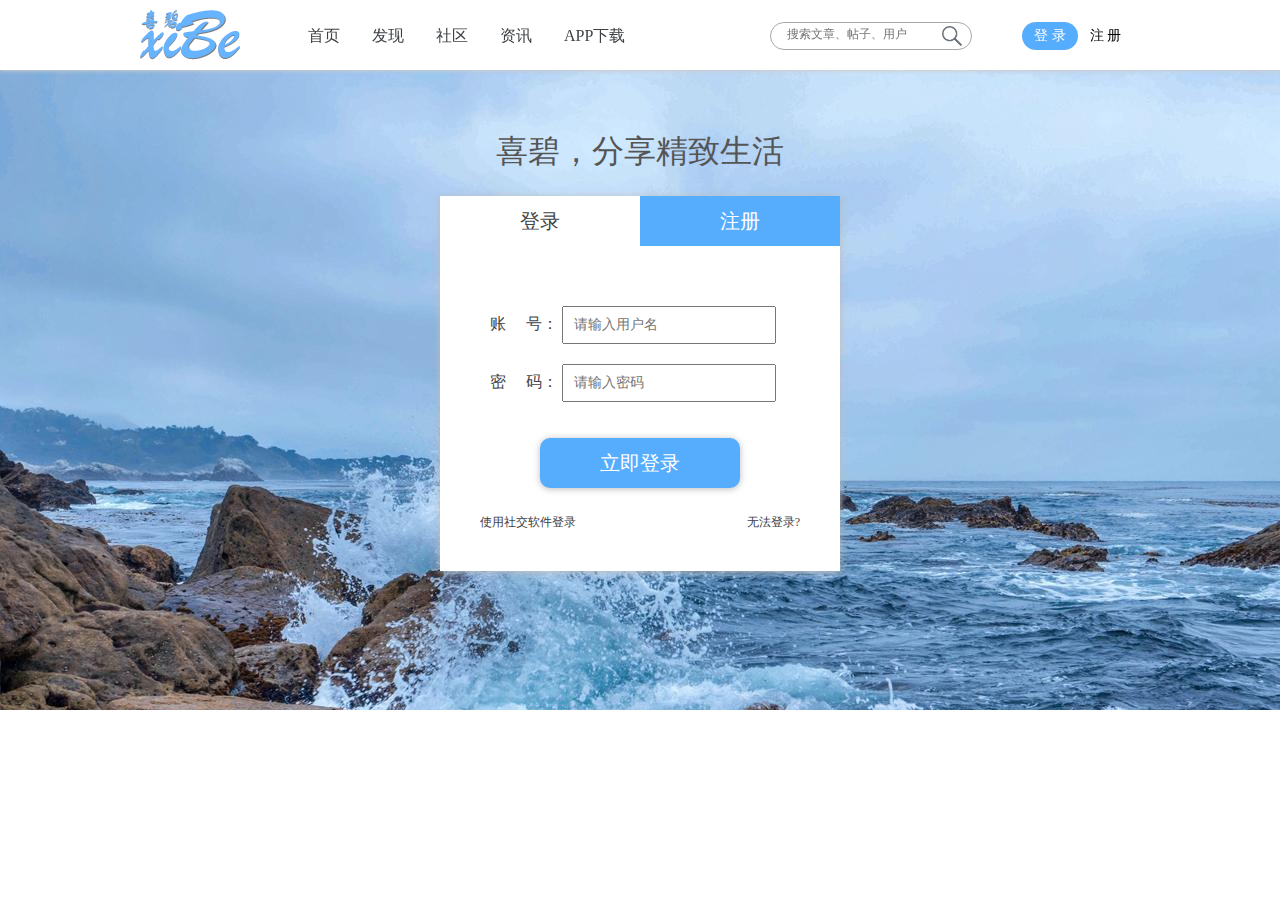
<file: login.html>
<!DOCTYPE html>
<html>
	<head>
		<meta charset="UTF-8">
		<title>用户登录</title>
		<link rel="stylesheet" type="text/css" href="css/Global.css" />
		<link rel="stylesheet" type="text/css" href="css/login.css" />
		<link rel="stylesheet" type="text/css" href="css/common.css" />
		<script type="text/javascript" src="js/jquery.1.4.4.js"></script>
		<script type="text/javascript" src="js/common.js"></script>
	</head>
	<body>
		<!-- 
			全局字体：微软雅黑  ,  字体大小：14px
			头部区域，logo以及网站名称
			
		-->
		<div class="all">
		<!-- 头部导航栏  -->
			<div class="head_wrap">
				<div class="head">
					<!--导航条logo图标-->
					<div class="head_logo">
						<a href="index.html"><img src="images/logo.png"/></a>
					</div>
					<!--导航条菜单-->
					<div class="head_bar">
						<ul>
							<li><a href="index.html">首页</a></li>
							<li><a href="found_page.html">发现</a></li>
							<li><a href="community.html">社区</a></li>
							<li><a href="information.html">资讯</a></li>
							<li><a href="app_load.html">APP下载</a></li>
						</ul>
					</div>
					<!--导航条搜索框-->
					<div class="head_ser">
						<div class="ser_bar">
							<input class="search" type="text" placeholder="搜索文章、帖子、用户" />
							<button type="submit" class="s_ser"></button>
						</div>
						<!--导航条登录按钮-->
						<div class="head_login">
							<a href="login.html">登&nbsp;录</a>
							<a href="login.html" style="background: none; color: #000;margin-left: 0px;" class="re">注&nbsp;册</a>
						</div>
					</div>
				</div><!--end head-->
			</div>
			<!--登录页卡-->
			<div class="u_login_wrap">
				<div class="u_login">
					<!--网站名称大标题与该网站座右铭-->
					<div class="w_name">
						<!--<div class="logo_img">
							<a href="index.html">
							 	<img src="images/loginMsg.png" width="160px"/>   
							</a>
							
						</div>-->
						<!--<h3>我们不生产物品，我们只是美好事物的分享者</h3>-->
						<h3>喜碧，分享精致生活</h3>
					</div>
					<!--登录注册页卡切换-->
					<div class="u_tab">
						<div class="tab_cho">
							<ul>
								<li id="tab1" class="eee">
									<span>登录</span>
								</li>
								<li id="tab2" class="eee" style="background: #57ADFD;">
									<span style="color: #FFF;">注册</span>
								</li>
							</ul>
						</div>
						<!--清除浮动-->
						<div class="f_clear"></div>
						<div class="tab_con">
							<div class="tab_css" id="tab1_content" >
								<div id="login">
									<form action="" method="post" name="loginForm">
										<label>账&nbsp;&nbsp;&nbsp;&nbsp;&nbsp;号：</label>
										<input type="text" placeholder="请输入用户名" name="uname" /><br />
										<label> 密&nbsp;&nbsp;&nbsp;&nbsp;&nbsp;码：</label>
										<input type="password" placeholder="请输入密码" name="pwd"/><br />
										<!--<input type="button" value="立即登录" />-->
										<button type="submit"  onclick = "return loginCheck(loginForm.uname.value, loginForm.pwd.value);">立即登录</button>
									</form>
									<div class="font_wram">
										<a href="#">使用社交软件登录</a>
										<a id="font_r" href="#">无法登录?</a>
									</div>
								</div><!--end login-->
							</div>
							<div class="tab_css" id="tab2_content" style="display: none">
								<div id="register">
									<form action="" method="post" name="regForm">
										<label>账&nbsp;&nbsp;&nbsp;&nbsp;&nbsp;&nbsp;&nbsp;号：</label>
										<input type="text" placeholder="不少于4个字符" name="uname"/><br />
										<label> 密&nbsp;&nbsp;&nbsp;&nbsp;&nbsp;&nbsp;&nbsp;码：</label>
										<input type="password" placeholder="请输入密码" name="pwd"/><br />
										<label> 确认密码：</label>
										<input type="password" placeholder="请再次输入密码" name="repwd"/><br />
										<!--<input type="button" value="注册" />-->
										<button type="submit" onclick="return check(regForm.uname.value, regForm.pwd.value, regForm.repwd.value);">注&nbsp;&nbsp;册</button>
									</form>
									<div class="font_wram">
										<p>点击注册按钮即代表你同意<a href="#">《喜碧分享网站》</a>协议</p>
									</div>
								</div><!--end register-->
							</div>
						</div><!--end tab_con-->
					</div><!--end u_tab-->
				</div><!--end u_login-->
				
			</div>
			
			
		</div>
	</body>
</html>
<script type="text/javascript">
	//注册页面
	function check(name,pwd,repwd){
		//三个值不等于空的时候
		if(name!='' && pwd!='' && repwd!=''){
			//判断第一个用户名的长度是否在6位到10位之间
			if(name.length<4||name.length>6){
					alert('用户名长度不符合要求');
				}else{
					//对比密码和二次密码是否一致
					if(pwd==repwd){
						//如果以上都可以，检测是否存在这个用户名
							$.ajax({
								type:'POST',
								url:'php/regAjax.php?name='+name+'&pwd='+pwd+'&repwd='+repwd,
								success:function(msg){
									//alert(1);
									if(msg==1){
										//如果成功，跳转到登录页
										alert("注册成功");
										window.location.href="login.html";
									}else{
										//如果不成功，提示用户
										alert(msg);
									}
								}
							});
						}else{
							alert('两次输入密码不一样');
						}
					}
			}
		return false;
	}
	
	//登录页面
	function loginCheck(name, pwd){
		if(name != '' && pwd != ''){
			$.ajax({
				type:'POST',
				url:'php/loginAjax.php?name='+name+'&pwd='+pwd,
				success:function (msg)
				{
					if(msg == 1){
						alert('登录成功');
						window.location.href = "index.php";
					}else{
						alert(msg);
					}
				}
			});
		}
		return false;
	}
	
	
	
</script>
</file>
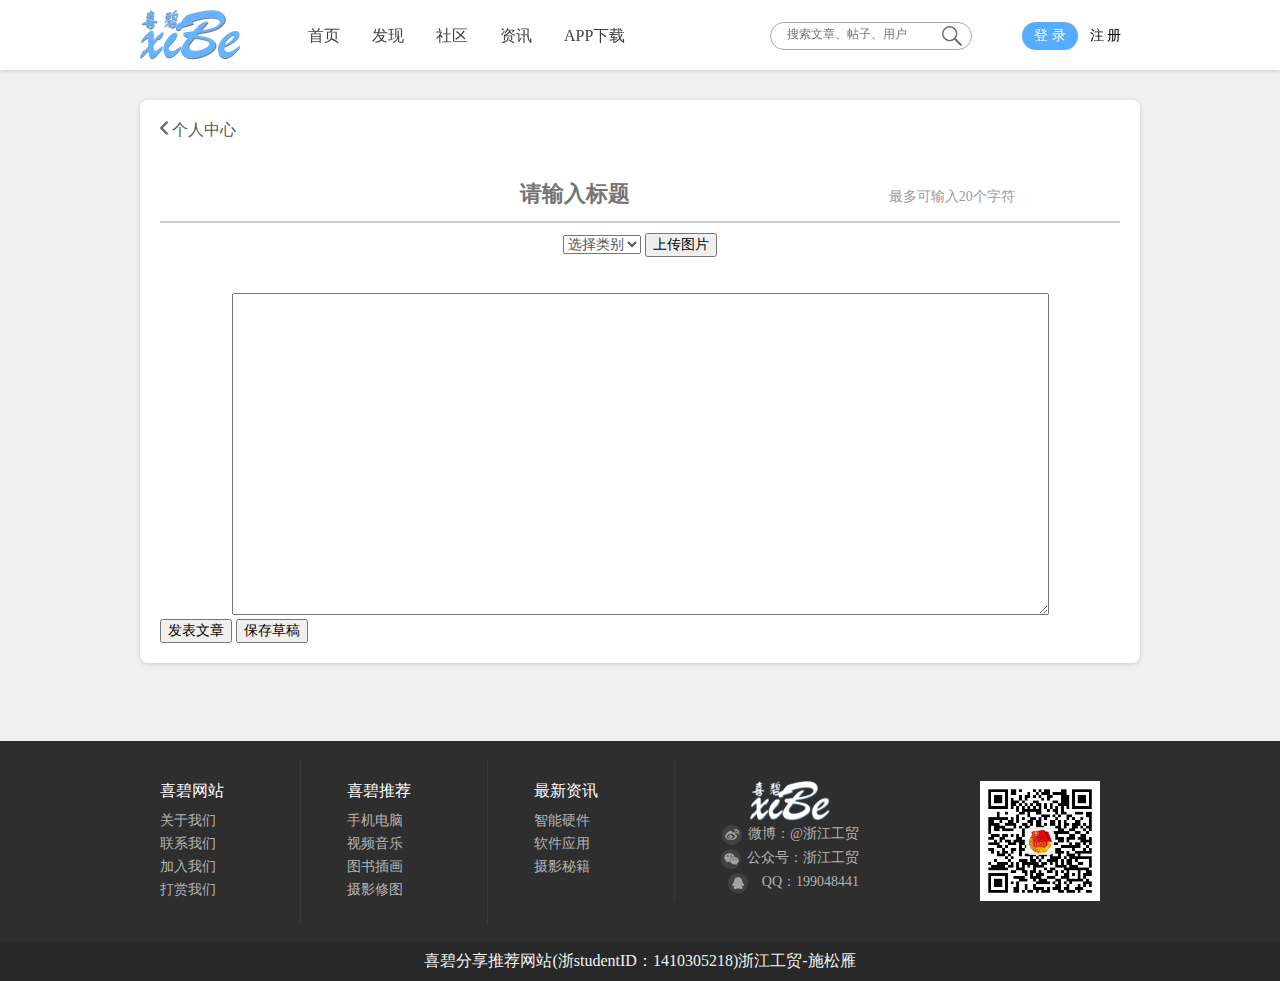
<file: new_article.html>
<!DOCTYPE html>
<html>
	<head>
		<meta charset="UTF-8">
		<title>发表文章页面</title>
		<link rel="stylesheet" type="text/css" href="css/Global.css" />
		<link rel="stylesheet" type="text/css" href="css/new_article.css" />
		<link href="css/common.css" type="text/css" rel="stylesheet" />
		<script type="text/javascript" src="js/jquery.1.4.4.js"></script>
		<script type="text/javascript" src="js/common.js"></script>
	</head>
	<body>
		<div class="all">
			<!-- 头部导航栏  -->
			<div class="head_wrap">
				<div class="head">
					<!--导航条logo图标-->
					<div class="head_logo">
						<a href="index.html"><img src="images/logo.png"/></a>
					</div>
					<!--导航条菜单-->
					<div class="head_bar">
						<ul>
							<li><a href="index.html">首页</a></li>
							<li><a href="found_page.html">发现</a></li>
							<li><a href="community.html">社区</a></li>
							<li><a href="information.html">资讯</a></li>
							<li><a href="app_load.html">APP下载</a></li>
						</ul>
					</div>
					<!--导航条搜索框-->
					<div class="head_ser">
						<div class="ser_bar">
							<input class="search" type="text" placeholder="搜索文章、帖子、用户" />
							<button type="submit" class="s_ser"></button>
						</div>
						<!--导航条登录按钮-->
						<div class="head_login">
							<a href="login.html">登&nbsp;录</a>
							<a href="login.html" style="background: none; color: #000;margin-left: 0px;" class="re">注&nbsp;册</a>
						</div>
					</div>
				</div><!--end head-->
			</div>
			
			<!--中间内容页面-->
				<div class="create_article_wrap">
					<div class="create_article">
						<div class="ca_send_art">
							<div class="ac_back">
								<img src="images/back1.png" />
								<a href="personal.html">  个人中心 </a>
							</div>
							<div class="ac_content">
								
								<form>
									<div class="in_title">
										<input type="text" placeholder="请输入标题"/>
										<span>最多可输入20个字符</span>
									</div>
									<!--<input type="text" class="in_title" />-->
									<div class="in_sel">
										<select>
											<option>选择类别</option>
											<option>手机</option>
											<option>摄影</option>
											<option>旅游</option>
											<option>美食</option>
											<option>家居</option>
											<option>视频</option>
											<option>音乐</option>
											<option>图书</option>
										</select>
										<button type="button">上传图片</button>
									</div>
									<div class="in_text">
										<textarea rows="20" cols="100"></textarea>
									</div>
									<div class="in_btn">
										<button type="submit">发表文章</button>
										<button type="submit">保存草稿</button>
									</div>
								</form>
							</div>
						</div>
					</div>
				</div>
			
			
			<!--底部-->
			<div class="foot_wrap">
				<div class="foot">
					<!--<div class="bottom_info_link">-->
						<div class="bottom_info">
							<p>喜碧网站</p>
							<ul>
								<li>关于我们</li>
								<li>联系我们</li>
								<li>加入我们</li>
								<li>打赏我们</li>
							</ul>
						</div>
						<div class="bottom_info">
							<p>喜碧推荐</p>
							<ul>
								<li>手机电脑</li>
								<li>视频音乐</li>
								<li>图书插画</li>
								<li>摄影修图</li>
							</ul>
						</div>
						<div class="bottom_info">
							<p>最新资讯</p>
							<ul>
								<li>智能硬件</li>
								<li>软件应用</li>
								<li>摄影秘籍</li>
							</ul>
						</div>
					<!--</div>-->
					<div class="bottom_info_social">
						<img src="images/bottomLogo.png" width="80px" height="40px"/>
						<ul>
							<li>
								<img src="images/bt_b.png"/>
								<span>微博：@浙江工贸</span>
							</li>
							<li>
								<img src="images/bt_w.png"/>
								<span>公众号：浙江工贸</span>
							</li>
							<li>
								<img src="images/bt_q.png"/>
								<span>QQ：199048441</span>
							</li>
						</ul>
					</div>
					<div class="code_QR">
						<img src="images/code_QR.jpg" width="120px" height="120px"/>
					</div>
					
				</div>
				<div class="foot_bottom_wrap">
					<div class="foot_bottom">
						<p>喜碧分享推荐网站(浙studentID：1410305218)浙江工贸-施松雁</p>
					</div>
				</div>
			</div>	<!--end foot_wrap-->
			
		</div>
	</body>
</html>
</file>
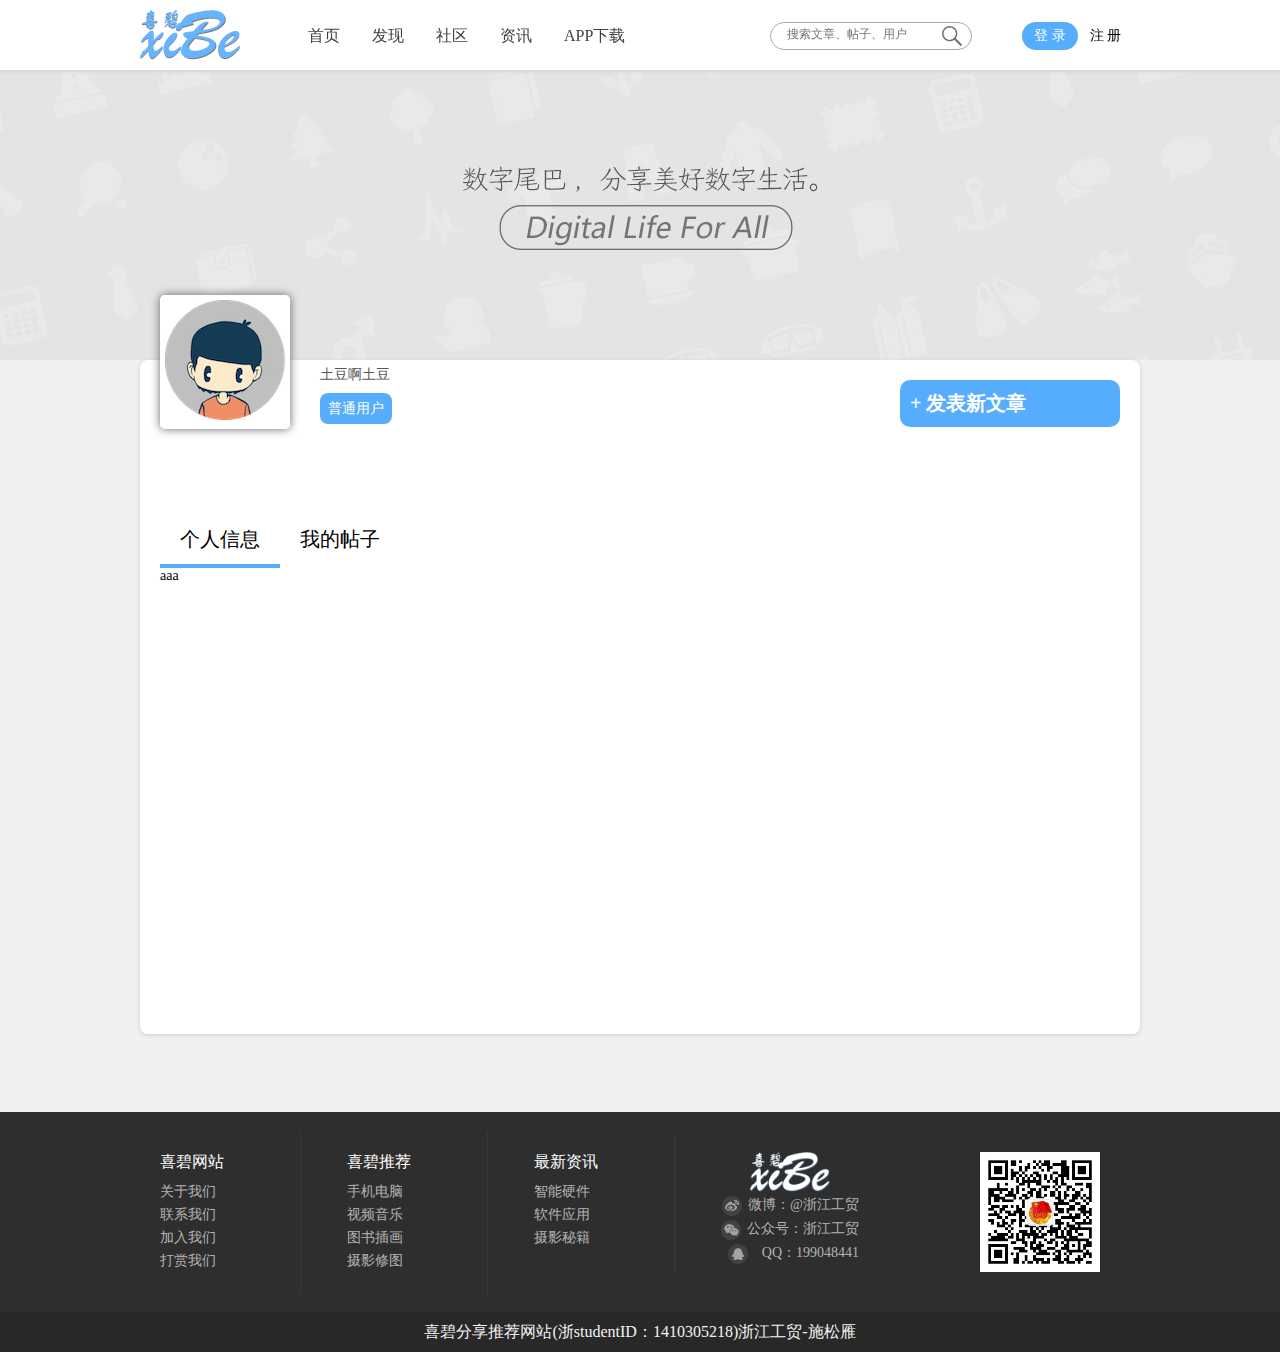
<file: personal.html>
<!DOCTYPE html>
<html>
	<head>
		<meta charset="UTF-8">
		<title>个人中心</title>
		<link rel="stylesheet" type="text/css" href="css/Global.css" />
		<link rel="stylesheet" type="text/css" href="css/personal.css" />
		<link href="css/common.css" type="text/css" rel="stylesheet" />
		<script type="text/javascript" src="js/jquery.1.4.4.js"></script>
		<script type="text/javascript" src="js/common.js"></script>
	</head>
	<body>
		<div class="all">
			<!-- 头部导航栏  -->
			<div class="head_wrap">
				<div class="head">
					<!--导航条logo图标-->
					<div class="head_logo">
						<a href="index.html"><img src="images/logo.png"/></a>
					</div>
					<!--导航条菜单-->
					<div class="head_bar">
						<ul>
							<li><a href="index.html">首页</a></li>
							<li><a href="found_page.html">发现</a></li>
							<li><a href="community.html">社区</a></li>
							<li><a href="information.html">资讯</a></li>
							<li><a href="app_load.html">APP下载</a></li>
						</ul>
					</div>
					<!--导航条搜索框-->
					<div class="head_ser">
						<div class="ser_bar">
							<input class="search" type="text" placeholder="搜索文章、帖子、用户" />
							<button type="submit" class="s_ser"></button>
						</div>
						<!--导航条登录按钮-->
						<div class="head_login">
							<a href="login.html">登&nbsp;录</a>
							<a href="login.html" style="background: none; color: #000;margin-left: 0px;" class="re">注&nbsp;册</a>
						</div>
					</div>
				</div><!--end head-->
			</div>
			
			<!--中间内容页面-->
			<div class="personal_wrap">
				<div class="personal_head_img">
					<!--<img src="images/phead.jpg" height="100%"/>-->
				</div>
				<div class="personal">
					<!--用户信息-->
					<div class="pu_info">
						<div class="pu_head">
							<img src="images/t01.gif" />
						</div>
						<div class="pu_name">
							<p>土豆啊土豆</p>
							<a href="#">普通用户</a>
						</div>
						<div class="pu_send">
							<a href="new_article.html">+ 发表新文章</a>
						</div>
						<div class="f_clear"></div>
					</div><!--end pu_info-->
					<!--列表选项卡-->
					<div class="pu_tab">
						<div class="tab_cho">
							<ul>
								<li id="tab1" class="a" style="border-bottom: 4px solid #57ADFD">
									<span>个人信息</span>
								</li>
								<li id="tab2" class="a">
									<span>我的帖子</span>
								</li>
							</ul>
						</div>
						<!--清除浮动-->
						<div class="f_clear"></div>
						<div class="tab_con">
							<div class="pu_tab_css" id="tab1_content" >
								aaa
							</div>
							<div class="pu_tab_css" id="tab2_content" style="display: none">
								sss
							</div>
						</div><!--end tab_con-->
					</div>
					
				</div>
			</div>
			
			<!--底部-->
			<div class="foot_wrap">
				<div class="foot">
					<!--<div class="bottom_info_link">-->
						<div class="bottom_info">
							<p>喜碧网站</p>
							<ul>
								<li>关于我们</li>
								<li>联系我们</li>
								<li>加入我们</li>
								<li>打赏我们</li>
							</ul>
						</div>
						<div class="bottom_info">
							<p>喜碧推荐</p>
							<ul>
								<li>手机电脑</li>
								<li>视频音乐</li>
								<li>图书插画</li>
								<li>摄影修图</li>
							</ul>
						</div>
						<div class="bottom_info">
							<p>最新资讯</p>
							<ul>
								<li>智能硬件</li>
								<li>软件应用</li>
								<li>摄影秘籍</li>
							</ul>
						</div>
					<!--</div>-->
					<div class="bottom_info_social">
						<img src="images/bottomLogo.png" width="80px" height="40px"/>
						<ul>
							<li>
								<img src="images/bt_b.png"/>
								<span>微博：@浙江工贸</span>
							</li>
							<li>
								<img src="images/bt_w.png"/>
								<span>公众号：浙江工贸</span>
							</li>
							<li>
								<img src="images/bt_q.png"/>
								<span>QQ：199048441</span>
							</li>
						</ul>
					</div>
					<div class="code_QR">
						<img src="images/code_QR.jpg" width="120px" height="120px"/>
					</div>
					
				</div>
				<div class="foot_bottom_wrap">
					<div class="foot_bottom">
						<p>喜碧分享推荐网站(浙studentID：1410305218)浙江工贸-施松雁</p>
					</div>
				</div>
			</div>	<!--end foot_wrap-->
			
		</div>
	</body>
</html>
</file>
<file: css/index.css>
*{
	font-family: "微软雅黑";
	font-size: 14px;
}
ul li{
	list-style: none;
}
body{
	background: #F0F0F0;
	/*height: 2000px;*/
}
/*头部导航栏外套,
 * 不定义宽度能够适应屏幕大小
 *定位在头部
 */
.head_wrap{
	position: fixed;
	top: 0;
	left: 0;
	box-shadow: 0 1px 4px #ccc;
	z-index: 111;
	overflow: hidden;
	width: 100%;
	height: 70px;
	background: white;
	/*border: 1px solid black;*/
}
.head{
	width: 1000px;
	height: 70px;
	margin: 0 auto;
	/*border: 1px solid red;*/
}
.head_wrap .head .head_logo{
	/*margin: auto 0;*/
	/*border: 1px solid yellow;*/
	width: 110px;
	height: 70px;
	padding: 10px 0;
	float: left;
}
.head_wrap .head .head_bar{
	/*border: 1px solid black;*/
	float: left;
	height: 70px;
	width: 500px;
	text-align: center;
}
.head_wrap .head .head_bar ul{
	padding: 26px 42px;
}
.head_wrap .head .head_bar ul li{
	float: left;
	/*margin: auto 0;*/
	/*text-align: center;*/
}
.head .head_bar a{
	font-size: 16px;
	color: #3d4044;
	padding: 10px 16px;
	/*text-align: center;*/
}
.head .head_bar a:hover{
	color: #66B3FF;
}
.head .head_ser{
	/*border: 1px solid darkblue;*/
	float: right;
	width: 370px;
	height: 70px;
	/*padding: 40px 10px;*/
} 
.head .head_ser .ser_bar{
	margin-top: 22px;
	border-radius: 14px;
	border: 1px solid darkgray;
	float: left;
	width: 200px;
	/*height: 30px;*/
}
.head .head_ser .ser_bar .search{
	float: left;
	width: 150px;
	padding: 4px;
	font-size: 12px;
	margin-left:12px ;
	border: none;
	outline: none;
}
.head .head_ser .s_ser{
	/*border: 1px solid gold;*/
	width: 30px;
	height: 26px;
	background: url(../images/search.png) no-repeat 5% 49%;
	float: left;
    display: block;
    text-indent: -1000px;
    overflow: hidden;
    cursor: pointer;
    border: none;
    color: #3d4044;
    background-size: 20px;
}
.head .head_ser .head_login a{
	display: block;
    position: relative;
    float: left;
    margin-left: 50px;
    margin-top: 22px;
    border-radius: 14px;
    padding: 0 12px;
    float: left;
    height: 28px;
    line-height: 28px;
    background-color: #57adfd;
    color: #fff;
    font-size: 14px;
}
/*.head_ser .head_login .re{
	
}*/
/*轮播滚动区域*/
.banner{
	background: #3f4347;
	margin-bottom: 10px;
	/*margin-top: 70px;*/
}
/*攻略模块*/
/*外套*/
.strategy_wrap{
	height: 400px;
	background: #fafafa;
	/*border: 1px solid red;*/
}
/*攻略*/
.strategy{
	width: 1000px;
	margin: 0 auto;
}
/*以下是对文字进行样式设置*/
.strategy_wrap .strategy h1{
	color: #7b7b7b;
	font-size: 24px;
	padding: 24px 0;
}
.strategy_wrap .strategy h1 a{
	color: #66b3ff;
	float: right;
	padding: 10px;
}
.strategy_wrap .strategy h1 a:hover{
	color: #8fc5fe;
}
/*攻略图文*/
.strategy .strategy_img{
	/*border: 1px solid yellowgreen;*/
	/*height: 300px;*/
}
.strategy .strategy_img ul{
	list-style: none;
}
.strategy .strategy_img ul li{
	float: left;
	border-radius: 5px;
	margin:0 10px 0 8px;
	/*对li进行绝对定位*/
    position: relative;
    cursor: pointer;
    height: 280px;
    width: 230px;
    box-shadow: 0px 1px 7px #BCBCBC;
}
.f_clear{
	/*清除浮动,使之占位*/
	clear: both;
}
.strategy .strategy_img ul li img{
	border-radius: 5px;
}
/*攻略模块中,图文信息对物品的描述*/
.strategy_img .product_info{
	/*相对定位*/
	position: absolute;
    top: 192px;
    padding: 5px 10px;
    color: #FFF;
    text-shadow: 0px 1px 1px #555;
    z-index: 102;
    width: 205px;
    overflow: hidden;
    /*border: 1px solid brown;*/
}
/*对字体样式进行定义*/
.strategy_img .product_info p{
	width: 200px;
	height: 40px;
	overflow: hidden;
}
.strategy_img .product_info h3 a{
	font-size: 18px;
	color: #fff;
	white-space:nowrap;
}
.strategy_img .product_info p a{
	font-size: 12px;
	color: #fff;
}
/*.product_info>h3>a,.product_info>p>a{color: #fff;font-size: 20px;}*/
/*用户移动鼠标至该模块上时产生效果样式，
 * 蒙上一层灰色*/
.strategy_img li .mark_c{
	position: absolute;
    top: 0;
    left: 0;
    width: 230px;
    height: 280px;
    border-radius: 5px;
    /*兼容各个浏览器*/
    background-image: -webkit-linear-gradient(top,transparent,#000);
    background-image: -moz-linear-gradient(top,transparent,#000);
    background-image: linear-gradient(top,transparent,#000);
    background-color: rgba(0,0,0,0.2);
    z-index: 99;
    opacity: 0.2;
    -moz-transition: opacity .15s ease-in .15s;
    -webkit-transition: opacity .15s ease-in .15s;
    transition: opacity .15s ease-in .15s;
}
.strategy_img li:hover .mark_c{
	opacity:0.8;
}
/*最新文章模块*/
.new_article_wrap{
	/*height: 500px;*/
	border: 1px solid red;
}
.new_article{
	width: 1000px;
	margin: 0 auto;
	border: 1px solid yellow;
}
.new_article_wrap .new_article h1{
	color: #7b7b7b;
	font-size: 24px;
	padding: 24px 0px;
}
.new_article .user_art{
	border: 1px solid black;
}
/*左侧用户发表区域*/
.new_article .user_art .art_left{
	width: 70%;
	float: left;
	border: 1px solid gold;
}
/*对用户文章给予规定位置*/
.art_left .u_write{
	background: white;
	/*height: 450px;*/
	width: 670px;
	margin-bottom: 30px;
	/*border: 1px solid #CCCCCC;*/
	border-radius: 4px;
	box-shadow: 0 1px 1px #b2b2b2;
}
.art_left .u_write .user_info{
	/*border: 1px solid royalblue;*/
	height: 50px;
	padding: 15px;
}
.art_left .u_write .user_info img{
	border-radius: 50px;
	height: 50px;
	width: 50px;
	float: left;
	margin-right: 15px;
}
.u_write .user_info .u_name{
	color: #5a5a5a;
	float: left;
	font-size: 16px;
	font-weight: bold;
	padding-top: 10px;
}
.u_write .user_info .u_time{
	color: #929292;
	float: right;
	/*font-size: 16px;
	font-weight: bold;*/
	padding-top: 10px;
}
.art_left .u_write .user_msg{
	width: 670px;
}
/*用户发表文章的标题*/
.u_write .user_msg .u_title{
	/*text-align: center;*/
	margin: 10px 30px;
	/*border: 1px solid black;*/
}
.u_write .user_msg .u_title a{
	color: #5a5a5a;
	font-size: 22px;
	/*text-align: center;*/
}
/*鼠标移动到上方产生效果*/
.u_write .user_msg .u_title a:hover{
	color: #66b3ff;
}
/*用户发表文章内容简介*/
.u_write .user_msg .u_con p{
	/*text-align: center;*/
	padding: 0 30px;
	line-height: 24px;
	color: #929292;
	font-size: 16px;
	padding-bottom: 24px;
	/*border: 1px solid red;*/
}
.new_article .user_art .art_right{
	width: 29%;
	float: right;
	height: 1000px;
	border: 1px solid gold;
}
.new_article .user_art .art_right .channel{
	background: white;
	box-shadow: 0 1px 7px #bcbcbc;
	/*height: 300px;*/
	border-radius: 4px;
	padding: 20px;
	margin-bottom: 30px;
}
.new_article .user_art .art_right .channel p{
	color: #7B7B7B;
	font-size: 16px;
	padding-bottom: 14px;
	border-bottom: 1px solid #CCCCCC;
}
.new_article .user_art .art_right .channel ul{
	padding-top: 20px;
}
.new_article .user_art .art_right .channel ul li{
	/*margin-top: 20px;*/
	/*width: 20px;
	height: 20px;*/
	float: left;
	padding-right: 20px;
	padding-bottom: 18px;
	/*border: 1px solid red;*/
	
}
.new_article .user_art .art_right .channel ul li img{
	width: 24px;
	height: 24px;
	padding-right: 6px;
}
.new_article .user_art .art_right .channel ul li a{
	color: #3D4044;
	font-size: 16px;
	/*font-weight: bold;*/
	float: right;
}
.new_article .user_art .art_right .channel .hot_top{
	padding: 10px 4px;
}
</file>
<file: css/style.css>
@charset "utf-8";
*{padding:0;margin:0;}
a{text-decoration:none;cursor:pointer;}
.clr{clear:both;overflow:hidden;height:0;width:0;}

.relative{position:relative;width:100%;}
#home_bannera{text-decoration:none;cursor:pointer;}
#home_banner{max-width:1440px;margin:0 auto;}
.maxwidth{width:1100px;margin:0 auto;}
#big_img{height:560px;background:no-repeat center}
#small_img{height:114px;padding-top:13px;position:absolute;top:-128px;width:100%;background:url(../images/bnbg.png) no-repeat center 0;}
#small_pre,#small_next,#small_imgs{height:104px;line-height:104px;float:left;font-size:22px;}
#small_pre,#small_next{width:22px;display:block;}
#small_pre{margin-right:17px;}
#small_next{margin-left:17px;}
#small_pre:hover{background-position:-22px center;}
.arr{padding-top: 32px;}
#small_next:hover{background-position:-66px center;}
#small_imgs{width:1020px;overflow:hidden;}
#small_imgs .item{float:left;padding:0 10px;}
#small_imgs .item .img{cursor:pointer;width:144px;height:92px;padding:3px;padding-top:10px;background:url(../images/banner_bg.png) no-repeat center bottom;}
#small_imgs .item .img img{width:144px;height:90px;}
#small_imgs .item .active{background:url(../images/banner_bg_a.png) no-repeat center bottom;}
</file>
<file: css/app_load.css>
.model_wrap{
	/*border: 1px solid black;*/
	/*height: 1000px;
	padding-top: 70px;
	background: #F0F0F0;*/
}
.model_wrap .model{
	/*height: 1000px;*/
	padding-top: 120px;
	background: #f4f4f4;
	padding-bottom: 78px;
}
.model_wrap .model .model_img{
	margin: 0 auto;
	width: 1000px;
	padding-top: 50px;
	padding-bottom: 80px;
}
.model .model_img .model_img_left{
	float: left;
}
.model .model_img .model_img_right{
	float: right;
}
.model .model_img .model_img_right p{
	color: #555555;
	font-size: 24px;
	line-height: 50px;
	text-align: center;
}
.model .model_img .model_img_right img{
	float: left;
}
.model .model_img .model_img_right .btn_m{
	float: right;
	padding: 5px 20px;
}
.model .model_img .model_img_right .btn_m button{
	background: #57ADFD;
	border-radius: 10px;
	border: none;
	height: 46px;
	width: 160px;
	color: white;
	font-size: 18px;
	margin-bottom: 10px;
}
.model_img .model_img_right .model_code{
	background: white;
	height: 186px;
	width: 390px;
	padding: 10px;
	border-radius: 10px;
	margin-top: 20px;
	
}
.model .model_fun{
	background: #282828;
	text-align: center;
	padding: 50px;
}
.model .model_bgm{
	width: 100%;
	/*height: 800px;*/
	padding: 50px 0;
	background: #F4F4F4;
}
</file>
<file: css/common.css>
*{
	font-family: "微软雅黑";
	font-size: 14px;
}
ul{
	list-style: none;
}
body{
	/*background: #F0F0F0;*/
	/*height: 2000px;*/
}
.f_clear{
	/*清除浮动,使之占位*/
	clear: both;
}
/*头部导航栏外套,
 * 不定义宽度能够适应屏幕大小
 *定位在头部
 */
.head_wrap{
	position: fixed;
	top: 0;
	left: 0;
	box-shadow: 0 1px 4px #ccc;
	z-index: 111;
	overflow: hidden;
	width: 100%;
	height: 70px;
	background: white;
	/*border: 1px solid black;*/
}
.head{
	width: 1000px;
	height: 70px;
	margin: 0 auto;
	/*border: 1px solid red;*/
}
.head_wrap .head .head_logo{
	/*margin: auto 0;*/
	/*border: 1px solid yellow;*/
	width: 110px;
	height: 70px;
	padding: 10px 0;
	float: left;
}
.head_wrap .head .head_bar{
	/*border: 1px solid black;*/
	float: left;
	height: 70px;
	width: 500px;
	text-align: center;
}
.head_wrap .head .head_bar ul{
	padding: 26px 42px;
}
.head_wrap .head .head_bar ul li{
	float: left;
	/*margin: auto 0;*/
	/*text-align: center;*/
}
.head .head_bar a{
	font-size: 16px;
	color: #3d4044;
	padding: 10px 16px;
	/*text-align: center;*/
}
.head .head_bar a:hover{
	color: #66B3FF;
}
.head .head_ser{
	/*border: 1px solid darkblue;*/
	float: right;
	width: 370px;
	height: 70px;
	/*padding: 40px 10px;*/
} 
.head .head_ser .ser_bar{
	margin-top: 22px;
	border-radius: 14px;
	border: 1px solid darkgray;
	float: left;
	width: 200px;
	/*height: 30px;*/
}
.head .head_ser .ser_bar .search{
	float: left;
	width: 150px;
	padding: 4px;
	font-size: 12px;
	margin-left:12px ;
	border: none;
	outline: none;
}
.head .head_ser .s_ser{
	/*border: 1px solid gold;*/
	width: 30px;
	height: 26px;
	background: url(../images/search.png) no-repeat 5% 49%;
	float: left;
    display: block;
    text-indent: -1000px;
    overflow: hidden;
    cursor: pointer;
    border: none;
    color: #3d4044;
    background-size: 20px;
}
.head .head_ser .head_login a{
	display: block;
    position: relative;
    float: left;
    margin-left: 50px;
    margin-top: 22px;
    border-radius: 14px;
    padding: 0 12px;
    float: left;
    height: 28px;
    line-height: 28px;
    background-color: #57adfd;
    color: #fff;
    font-size: 14px;
}
/*底部区域*/
.foot_wrap{
	/*border: 1px solid yellow;*/
	height: 240px;
	background: #2e2e2e;
}
.foot_wrap .foot{
	height: 180px;
	width: 960px;
	margin: 0 auto;
	padding-top: 20px
}
.foot_wrap .foot .bottom_info{
	width: 140px;
    padding: 20px 0;
    border-right: 1px solid #393939;
    float: left;
    margin-right:46px ;
}
.foot_wrap .foot .bottom_info p{
	color: white;
	font-size: 16px;
	padding-bottom: 10px;
}
.foot_wrap .foot .bottom_info ul li{
	color: #b4b4b4;
	padding-bottom: 5px;
}
.foot_wrap .foot .bottom_info_social{
	float: left;
	/*border: 1px solid;*/
    /*height: 150px;*/
    padding: 20px 0;
    text-align: center;
    
}
.foot_wrap .foot .bottom_info_social ul li span{
	color: #b4b4b4;
	padding: 0 0 2px 6px;
	float: right;
}
.foot_wrap .foot .code_QR{
	float: right;
	padding: 20px;
}
.foot_bottom_wrap{
	background: #282828;
}
.foot_bottom_wrap .foot_bottom{
	height: 40px;
	width: 960px;
	margin: 0 auto;
}
.foot_bottom_wrap .foot_bottom p{
	text-align: center;
	color: #f2f2f2;
	font-size: 16px;
	line-height: 40px;
}
</file>
<file: css/article.css>
.article_content_wrap{
	/*height: 1000px;*/
	padding-bottom: 78px;
	background: #F0F0F0;
}
.article_content_wrap .article_content{
	width: 1000px;
	margin: 0 auto;
	padding-top: 90px;
}
.article_content .ac_left{
	width: 620px;
	float: left;
	background: white;
	border-radius: 6px;
	box-shadow: 0px 1px 4px #CCCCCC;
	/*height: 300px;*/
	padding: 20px;
}
.article_content .ac_left .ac_title{
	text-align: center;
	margin-top: 20px;
	padding-bottom: 40px;
	border-bottom: 2px solid #CCCCCC;
}
.article_content .ac_left .ac_title a{
	font-size: 24px;
	color: #686868;
	padding-top: 20px;
}
.article_content .ac_left .ac_date{
	padding: 20px 6px;
	float: right;
}
.article_content .ac_left .ac_con .ac_text{
	/*margin-top: 10px;*/
	margin: 10px 14px;
}
.article_content .ac_left .ac_con .ac_text p{
	color: #555555;
	font-size: 16px;
	line-height: 26px;
	padding-bottom: 20px;
	/*text-indent: 2em;*/
}
.article_content .ac_left .ac_con .ac_text p span{
	font-size: 16px;
	color: #282828;
	font-weight: bold;
}
.article_content .ac_left .ac_con .ac_img img{
	width: 620px;
	/*height: ;*/
}
.article_content .ac_left .ac_comment{
	margin-top: 20px;
}
.article_content .ac_left .ac_comment .user_com{
	padding: 20px;
}
.article_content .ac_right{
	width: 300px;
	float: right;
	background: white;
	border-radius: 4px;
	box-shadow: 0px 1px 4px #CCCCCC;
	height: 100px;
}
</file>
<file: css/community.css>
body{
	/*height: 2000px;*/
	background: #F0F0F0;
}
.postbar_wrap{
	padding-bottom: 78px;
}
.postbar_wrap .postbar{
	height: 1000px;
	width: 1000px;
	margin: 0 auto;
	border: 1px solid red;
	padding-top: 90px;
}
.postbar .bar_left{
	border: 1px solid yellow;
	width: 660px;
	/*height: 900px;*/
	float: left;
	border-radius: 10px;
	box-shadow: 0px 1px 1px #d2d2d2;
	background: white;
	padding: 10px;
}
.postbar .bar_left .classify{
	border: 1px solid black;
	height: 100px;
	
}
.postbar .bar_left .user_post_bar{
	border: 1px solid gray;
	/*height: 500px;*/
}
.postbar .bar_left .user_post_bar p{
	color: #5A5A5A;
	font-size: 18px;
	padding: 10px 0;
	font-weight: bold;
	border-bottom: 1px solid #CCCCCC;
}
.postbar .bar_left .user_post_bar .user_p{
	margin-top: 20px;
}
.postbar .bar_left .user_post_bar .user_p li{
	border-bottom: 1px dashed #CCCCCC;
}
.postbar .bar_left .user_post_bar .user_img{
	width: 50px;
	height: 50px;
	border-radius: 50px;
	float: left;
	padding: 20px 10px;
}
.postbar .bar_left .user_post_bar .user_img img{
	border-radius: 50px;
	width: 50px;
	height: 50px;
}
.postbar .bar_left .user_post_bar .user_title{
	/*border: 1px solid green;*/
	float: left;
	padding-top: 16px;
	padding-left: 8px;
	width: 570px;
}
.postbar .bar_left .user_post_bar .user_title h2 a{
	/*float: left;*/
	color: #5A5A5A;
	font-size: 20px;
}
.postbar .bar_left .user_post_bar .user_title h2 a:hover{
	color: #57ADFD;
}
.postbar .bar_left .user_post_bar .user_id{
	/*border: 1px solid pink;*/
	/*float: left;*/
	/*height: 30px;*/
	padding-top: 10px;
}
.postbar .bar_left .user_post_bar .user_id a{
	color: #57ADFD;
}
.postbar .bar_left .user_post_bar .user_id span{
	float: right;
}
.postbar .bar_right{
	border: 1px solid yellow;
	height: 600px;
	float: right;
	width: 290px;
}
.postbar .bar_right .info_hot{
	border: 1px solid green;
	/*height: 400px;*/
	background: white;
	box-shadow: 0px 1px 1px #d2d2d2;
	padding: 10px;
	border-radius: 4px;
	margin-bottom: 30px;
}
.postbar .bar_right p{
	color: #5A5A5A;
	font-size: 16px;
	padding: 12px;
	border-bottom: 1px solid #CCCCCC;
}
 /*.info_hot{*/
	/*border: 1px solid blue;*/
	/*height: 500px;*/
	/*background: white;
	box-shadow: 0px 1px 1px #d2d2d2;
	margin-top: 30px;
	padding: 16px;
}*/
.info_hot_list{
	/*border-top: 2px solid #CCCCCC;*/
	padding-top: 10px;
	/*height: 300px;*/
}
.info_hot_list ul li{
	color: #3D4044;
	/*font-size: 16px;*/
	padding: 8px 10px;
}
.info_hot_list ul li a{
	color: #3D4044;
	/*font-size: 16px;*/
	line-height: 20px;
	/*margin: 20px;*/
}
.info_hot_list ul li a:hover{
	color: #57ADFD;
}
</file>
<file: css/found_page.css>
body{
	background: #F0F0F0;
	
}
.find_wrap{
	padding-bottom: 78px;
	height: 1760px;
}
/*发现模块最上方图片*/
.find_wrap .find{
	width: 1000px;
	margin: 0 auto;
	padding-top: 70px;
}
/*左边区域*/
.find .find_left{
	height: 330px;
	width: 762px;
	float: left;
}
/*对ul li进行样式设置*/
.find .find_left ul li{
	float: left;
	width: 254px;
	height: 165px;
	overflow: hidden;
    position: relative;
}
/*对图片规定宽度 
 * 让不同大小的图片在div中居中*/
.find .find_left ul li img{
	height: 165px;
	margin-left: -16px;
}
/*覆盖在图片上方的一层样式*/
.find .find_left .cover{
	position: absolute;
    width: 194px;
    height: 50px;
    background: rgba(0, 0, 0, 0.3) none repeat scroll 0% 0%;
    top: 0;
    left: 0;
    padding: 58px 30px;
    line-height: 22px;
    text-align: center;
    color: #fff;
}
.find .find_left .cover a{
	color: #fff;
    font-size: 20px;
}
/*右边区域*/
.find .find_right{
	height: 330px;
	width: 238px;
	float: right;
}
/*列表选择区域*/
.find_wrap .find_list_wrap{
	height: 100px;
	background: white;
	box-shadow: #ccc 0 5px 5px;
    margin-bottom: 20px;
}
.find_wrap .find_list{
	width: 1000px;
	margin: 0 auto;
	height: 100px;
}
/*对dl进行样式定义*/
.find_list dl{
	float: left;
    padding: 16px 36px;
    color: #686868;
}
.find_list dl dd{
	float: left;
}
.find_list dl dt{
	font-size: 24px;
    color: #686868;
    font-weight: normal;
    display: block;
    float: left;
    margin-top: 10px;
    margin-bottom: 4px;
}
/*鼠标移过时有下划线*/
.find_list a dl:hover{
	border-bottom: #65BEE7 4px solid;
}
/*推荐文章部分样式*/
.find_wrap .re_article{
	width: 1000px;
	margin: 0 auto;
	height: 1000px;
}
.find_wrap .re_article .hot_art{
	/*height: 500px;*/
	background: #FFFFFF;
	box-shadow: 0px 1px 1px #d2d2d2;
	border-radius: 4px;
}
.re_article .hot_art .join_left{
	/*border: 1px solid red;*/
	height: 450px;
	width: 680px;
	float: left;
}
.re_article .hot_art .join_left img{
	width: 680px;
	height: 238px;
}
.re_article .hot_art .join_left .join_conten{
	margin: 40px;
	text-align: center;
	padding-bottom: 10px;
	border-bottom: 1px solid #CCCCCC;
}
.re_article .hot_art .join_left .join_conten a{
	color: black;
	font-size: 20px;
	/*text-align: center;*/
}
.re_article .hot_art .join_left .join_conten p{
	font-size: 16px;
	padding-top: 20px;
	color: #3D4044;
	line-height: 24px;
	/*text-decoration: none;*/
}
.re_article .hot_art .join_right{
	/*border: 1px solid red;*/
	/*height: 200px;*/
	width: 318px;
	float: right;
}
.re_article .hot_art .join_right .right_title p{
	color: #555555;
	font-size: 16px;
	padding: 10px 20px;
	border-bottom: 1px solid #CCCCCC;
}
.re_article .hot_art .join_right .right_list .bg_list{
	background: #e5e5e5;
	width:298px;
	height: 64px;
	padding: 10px;
}
.re_article .hot_art .join_right .right_list .bg_list img{
	width: 160px;
	height: 58px;
	float: left;
	/*padding: ;*/
}
.re_article .hot_art .join_right .right_list .bg_list span{
	color: #3D4044;
	font-weight: bold;
	font-size: 15px;
	margin: 0 10px;
	float: right;
	width: 110px;
}
.re_article .hot_art .join_right .right_list ul li{
	padding: 10px;
	font-weight: bold;
	color: #686868;
}
/*热门文章内容页面 包括列表*/
.find_wrap .re_article .hot_con{
	/*height: 900px;*/
	margin-top: 20px;
	background: #FFFFFF;
	box-shadow: 0px 1px 1px #d2d2d2;
	border-radius: 4px;
	padding: 20px;
}
/*左部分*/
.re_article .hot_con .hot_con_left{
	float: left;
	width: 630px;
	/*border: 1px solid red;*/
	/*height: 850px;*/
}
/*左部分顶部与底部*/
.hot_con .hot_con_left .l_top{
	/*border: 1px solid yellow;*/
	/*height: 500px;*/
}
.hot_con .hot_con_left .l_bottom{
	/*border: 1px solid green;*/
	margin-top: 20px;
}
/*顶部区域中的最上方*/
.hot_con .hot_con_left .l_top .l_top_top{
	/*border: 1px solid black;*/
	/*height: 200px;*/
}
/*标题*/
.hot_con  .top_title{
	border-bottom: 1px solid #CCCCCC;
	margin-bottom: 10px;
}
.hot_con  .top_title p{
	color: #7B7B7B;
	font-size: 16px;
	padding: 10px 0;
}
/*图片文字简介*/
.hot_con_left  .top_content img{
	height: 105px;
	width: 300px;
	padding-bottom: 14px;
	/*padding-top: 10px;*/
}
.hot_con_left .l_top .l_top_top .top_content span{
	float: right;
	font-weight: normal;
	padding-top: 6px;
}
.hot_con_left .l_top .l_top_top .top_content p{
	float: right;
	width: 314px;
	height: 105px;
	overflow: hidden;
	font-size: 17px;
	color: #7B7B7B;
	font-weight: bold;
	/*padding-top: 10px;*/
}
/*列表*/
.hot_con .hot_con_left  ul li{
	padding: 7px 0;
}
.hot_con .hot_con_left  ul li a{
	color: #555;
}
/*内容区域里面分了两块,左右部分*/
.hot_con .hot_con_left .l_bom_left{
	width: 300px;
	float: left;
}
.hot_con .hot_con_left .l_bom_right{
	width: 300px;
	float: right;
}
/*左边下半部分的图片与文字*/
.hot_con_left .l_bottom .l_bom_left .top_content a:hover{
	color: #66B3FF;
}
.hot_con_left .l_bottom .l_bom_right .b_act ul li{
	float: left;
	width: 148px;
	height: 100px;
	overflow: hidden;
    position: relative;
    padding: 2px 0;
    border-radius: 2px;
}
.hot_con_left .l_bottom .l_bom_right .b_act ul li img{
	height: 100px;
	margin-left: -60px;
	border-radius: 2px;
}
/*右部分*/
.re_article .hot_con .hot_con_right{
	float: right;
	width: 300px;
	/*border: 1px solid black;*/
}
.hot_con .hot_con_right .user_fashion dl dt{
	width: 50px;
	height: 50px;
	overflow: hidden;
    position: relative;
    margin-left: 15px;
    margin-bottom: 30px;
    border-radius: 6px;
    /*float: left;*/
    /*padding: 2px 0;
    border-radius: 2px;*/
}
.hot_con .hot_con_right .user_fashion dl dt img{
	height: 50px;
	border-radius: 6px;
}
.hot_con .hot_con_right .user_fashion dl dd{
	float: left;
	margin: 5px 14px;
	color: #57ADFD;
	font-size: 16px;
}
.hot_con .hot_con_right .user_fashion dl dd a{
	font-size: 17px;
	color: #57ADFD;
}
</file>
<file: css/information.css>
body{
	background: #F0F0F0;
	/*height: 3200px;*/
}
.information_content_wrap{
	/*border: 1px solid black;*/
	padding-bottom: 78px;
}
.content_img{
	padding-top: 80px;
	margin-bottom: 50px;
}
.information_content{
	border: 1px solid red;
	/*height: 2600px;*/
	width: 1000px;
	margin: 0 auto;
	/*padding-top: 70px;*/
}
.information_content .info_left{
	/*border: 1px solid yellow;*/
	/*height: 500px;*/
	width: 660px;
	float: left;
}
.information_content .info_left .new_info{
	height: 280px;
	/*width: 620px;*/
	/*margin: 10px 5px;*/
	background: white;
	margin-bottom: 30px;
	border-radius: 10px;
	box-shadow: 0 1px 7px #bcbcbc;
}
.information_content .info_left .new_info img{
	height: 280px;
	width: 280px;
}
.information_content .info_left .new_info .info_introduce{
	float: right;
	width: 336px;
	height: 170px;
	padding: 20px;
	overflow: hidden;
	line-height: 24px;
}
.information_content .info_left .new_info a{
	font-size: 20px;
	color: #555;
	font-weight: bold;
}
.information_content .info_left .new_info p{
	font-size: 16px;
	text-indent: 2em;
	color: #3D4044;
	padding-top: 10px;
}
.information_content .info_left .new_info span{
	float: right;
    margin-top: -40px;
    margin-right: 18px;
}
.information_content .info_right{
	/*border: 1px solid green;*/
	height: 1000px;
	width: 300px;
	float: right;
}
.information_content .info_right .info_search{
	/*border: 1px solid yellow;*/
	/*height: 200px;*/
	border-radius: 6px;
	background: white;
	box-shadow: 0px 1px 1px #d2d2d2;
	padding: 10px;
}
.information_content .info_right p{
	color: #7B7B7B;
	font-size: 16px;
	padding: 2px 10px;
	margin-bottom: 20px;
}
.information_content .info_right .info_search .info_ser_bar{
	border: 1px solid #CCCCCC;
	height: 30px;
	width: 260px;
	/*border-radius: 6px;*/
	background: #F0F0F0;
	margin-bottom: 20px;
	margin-left: 6px;
}
.information_content .info_right .info_search .info_ser_bar input{
	outline: none;
	float: left;
	width: 196px;
	height: 10px;
	border: none;
	padding: 10px;
	margin-left: 10px;
	background: none;
}
.information_content .info_right .info_search .info_ser_bar .b_ser{
	width: 30px;
	height: 26px;
	background: url(../images/search.png) no-repeat 5% 49%;
	float: left;
    display: block;
    text-indent: -1000px;
    overflow: hidden;
    cursor: pointer;
    border: none;
    color: #3d4044;
    background-size: 20px;
}
.information_content .info_right .info_search ul{
	border-top:1px dotted #CCCCCC;
}
.information_content .info_right .info_search ul li{
	float: left;
	color: #7B7B7B;
	/*font-weight: bold;*/
	font-size: 18px;
	margin: 14px;
}
.information_content .info_right .info_search ul li a{
	color: #7B7B7B;
	/*font-weight: bold;*/
	font-size: 18px;
}
.information_content .info_right .info_hot{
	/*border: 1px solid blue;*/
	/*height: 500px;*/
	background: white;
	box-shadow: 0px 1px 1px #d2d2d2;
	margin-top: 30px;
	padding: 16px;
}
.information_content .info_right .info_hot .info_hot_list{
	border-top: 2px solid #CCCCCC;
	padding-top: 14px;
	/*height: 300px;*/
}
.information_content .info_right .info_hot .info_hot_list ul li{
	color: #3D4044;
	font-size: 16px;
	border-bottom: 1px dotted #CCCCCC;
	border-top: 1px dotted #CCCCCC;
	padding: 16px 12px;
}
.information_content .info_right .info_hot .info_hot_list ul li a{
	color: #3D4044;
	/*font-size: 16px;*/
	line-height: 50px;
	/*margin: 20px;*/
}
.info_right .info_hot .info_hot_list ul li a:hover{
	color: #57ADFD;
}
</file>
<file: css/login.css>
body{
	/*height: 1000px;*/
	/*background: #F0F0F0;*/
	background: url(../images/bg02.jpg) no-repeat;
	/*background-size: 1360px 550px;*/
}
ul li{
	list-style: none;
}
.u_login_wrap{
	padding-top: 110px;
	height: 600px;
}
.u_login .w_name{
	/*border: 1px solid green;*/
	padding-bottom: 22px;
}
.u_login .w_name .logo_img{
	width: 160px;
	/*height: 50px;*/
	padding-top: 10px;
	margin: 0 auto;
}
.u_login_wrap .u_login .w_name h3{
	font-size: 32px;
	color: #555555;
	/*color: white;*/
	/*color: #ff425d;*/
	text-align: center;
	padding-top: 20px;
	font-family: "华文行楷","楷体";
}
.u_login .u_tab{
	/*height: 500px;*/
    width: 400px;
    margin: 0 auto;
    box-shadow: 0 1px 7px #bcbcbc;
}
.u_login .u_tab .tab_cho{
	/*border: 1px solid brown;*/
	/*float: left;*/
	background: white;
}
.u_login .u_tab .tab_cho ul{
	/*width: 270px;*/
	height: 60px;
	margin: 0 auto;
	text-align: center;
}
.u_login .u_tab .tab_cho ul li{
	width: 200px;
	float: left;
	cursor: pointer;
}
.u_tab .tab_cho span{
	color: #3F4347;
	font-size: 20px;
	line-height: 50px;
}
.u_login .u_tab .tab_con{
	/*border: 1px solid skyblue;*/
	/*height: 200px;*/
	background: white;
	padding: 40px;
}
.tab_con form{
	margin: 10px;
}
.tab_con label{
	font-size: 16px;
	color: #3F4347;
}
.tab_con input{
	/*border: none;*/
	margin-bottom: 20px;
	padding-left: 10px;
	width: 200px;
	height: 34px;
}
.tab_con button{
	border: none;
	border-radius: 10px;
	background: #57ADFD;
	color: white;
	width: 200px;
	height: 50px;
	margin: 16px 50px;
	font-size: 20px;
	cursor: pointer;
	box-shadow: 0 1px 7px #bcbcbc;
}
.font_wram a{
	color: #3D4044;
	font-size: 12px;
}
.font_wram #font_r{
	float: right;
}
.font_wram p{
	color: #555555;
	font-size: 12px;
	/*margin: 0 auto;*/
	text-align: center;
}
</file>
<file: css/new_article.css>
.create_article_wrap{
	background: #F0F0F0;
	padding-bottom: 78px;
	padding-top: 100px;
}
.create_article_wrap .create_article{
	width: 1000px;
	/*height: 100px;*/
	margin: 0 auto;
	background: white;
	box-shadow: 0px 1px 4px #CCCCCC;
	border-radius: 8px;
}
.create_article_wrap .create_article .ca_send_art{
	padding: 20px;
}
.create_article .ca_send_art a{
	color: #555555;
	font-size: 16px;
}
.create_article .ca_send_art .ac_content{
	margin-top: 30px;
}
.create_article .ca_send_art .ac_content .in_title{
	height: 50px;
	/*margin: 0 auto;*/
	text-align: center;
	color: #999;
	border-bottom: 2px solid #CCCCCC;
}
.create_article .ca_send_art .ac_content .in_title input{
	border: none;
    width: 620px;
    padding: 0;
    height: 46px;
    line-height: 46px;
    font-size: 22px;
    color: #999;
    font-weight: bold;
    text-align: center;
}
.create_article .ca_send_art .ac_content .in_sel{
	height: 50px;
	padding: 10px 20px;
	text-align: center;
}
.create_article .ca_send_art .ac_content .in_sel select{
	color: #555;
	
}
.create_article .ca_send_art .ac_content .in_text{
	text-align: center;
}
</file>
<file: css/personal.css>
.personal_wrap{
	background: #F0F0F0;
	padding-bottom: 78px;
	/*padding-top: 70px;*/
}
.personal_wrap .personal_head_img{
	height: 360px;
	/*margin: 0 auto;*/
	/*text-align: center;*/
	background: url(../images/phead.jpg) 50% 0 no-repeat;
}
.personal_wrap .personal{
	width: 1000px;
	margin: 0 auto;
	background: white;
	/*height: 500px;*/
	border-radius: 8px;
	box-shadow: 0px 1px 4px #CCCCCC;
}
/*.personal_wrap .personal .pu_info{
	margin-bottom: 30px;
}*/
.personal_wrap .personal .pu_info .pu_head{
	/*padding: 20px;*/
	width: 120px;
    border: 5px solid white;
    border-radius: 5px;
    float: left;
    position: relative;
    top: -65px;
    left: 20px;
    box-shadow: 0px 0px 10px #666;
}
.personal_wrap .personal .pu_info .pu_name{
	padding-left: 50px;
	padding-top: 6px;
	color: #555555;
	width: 300px;
	float: left;
}
.personal_wrap .personal .pu_info .pu_name a{
	background: #57ADFD;
	border-radius: 8px;
	padding: 8px;
	line-height: 50px;
	color: white;
	
}
.personal_wrap .personal .pu_info .pu_send{
	float: right;
	/*height: 100px;*/
	width: 220px;
	padding:20px;
}
.personal_wrap .personal .pu_info .pu_send a{
	/*line-height: 50px;*/
	display: block;
	color: white;
	font-size: 20px;
	background: #57ADFD;
	font-weight: bold;
	border-radius: 10px;
	padding: 10px;
	/*border: none;*/
}
.personal_wrap .personal .pu_tab{
	height: 500px;
	padding: 20px;
}
.personal_wrap .personal .pu_tab .tab_cho{
	width: 500px;
}
.personal .pu_tab .tab_cho ul li{
	float: left;
	width: 120px;
	cursor: pointer;
	text-align: center;
}
.personal .pu_tab .tab_cho span{
	font-size: 20px;
	line-height: 50px;
}
</file>
<file: css/Global.css>
@charset "utf-8";
html,body{-webkit-text-size-adjust:none;}
/* YUI 3.5.0 reset.css (http://developer.yahoo.com/yui/3/cssreset/) - http://cssreset.com */
html{color:#000;background:#FFF}
body,div,dl,dt,dd,ul,ol,li,h1,h2,h3,h4,h5,h6,pre,code,form,fieldset,legend,input,textarea,p,blockquote,th,td{margin:0;padding:0}
table{border-collapse:collapse;border-spacing:0}
fieldset,img{border:0}
address,caption,cite,code,dfn,em,strong,th,var{font-style:normal;font-weight:normal}
ol,ul{/*list-style:none*/}caption,th{text-align:left}
h1,h2,h3,h4,h5,h6{font-size:100%;font-weight:normal}
q:before,q:after{content:''}
abbr,acronym{border:0;font-variant:normal}
sup{vertical-align:text-top}sub{vertical-align:text-bottom}
input,textarea,select{font-family:inherit;font-size:inherit;font-weight:inherit}
input,textarea,select{*font-size:100%}
legend{color:#000}
#yui3-css-stamp.cssreset{display:none}

/* tystyle */
body{height:100%;font-family:Arial,"微软雅黑","宋体";}
a{text-decoration:none; blr:e­xpression(this.onFocus=this.blur());outline-style:none;} /* 针对IE */
a:hover{text-decoration:none;}
a:focus{-moz-outline-style:none;} /*针对firefox*/

.fl{float:left;}
.fr{ float:right;}
.ofh{overflow:hidden;}
.tof {overflow:hidden;white-space:nowrap;display:block; text-overflow:ellipsis; -o-text-overflow:ellipsis;}
.opa{opacity:0;filter:alpha(opacity=0);}
/* clear */
.cb{clear:both;}
/* css3 no lte ie8*/
.amn1{transition:all ease-out .1s 0s;-webkit-transition:all ease-out .1s 0s;-moz-transition:all ease-out .1s 0s;-o-transition:all ease-out .1s 0s;}
.amn2{transition:all ease-out .2s 0s;-webkit-transition:all ease-out .2s 0s;-moz-transition:all ease-out .2s 0s;-o-transition:all ease-out .2s 0s;}
.amn3{transition:all ease-out .3s 0s;-webkit-transition:all ease-out .3s 0s;-moz-transition:all ease-out .3s 0s;-o-transition:all ease-out .3s 0s;}
.sdw{-webkit-box-shadow:#999 0px 0px 8px;-moz-box-shadow:#999 0px 0px 8px;box-shadow:#999 0px 0px 8px;}

dl{overflow: hidden;}
dt{float: left;}
dd{float: right;}
</file>
